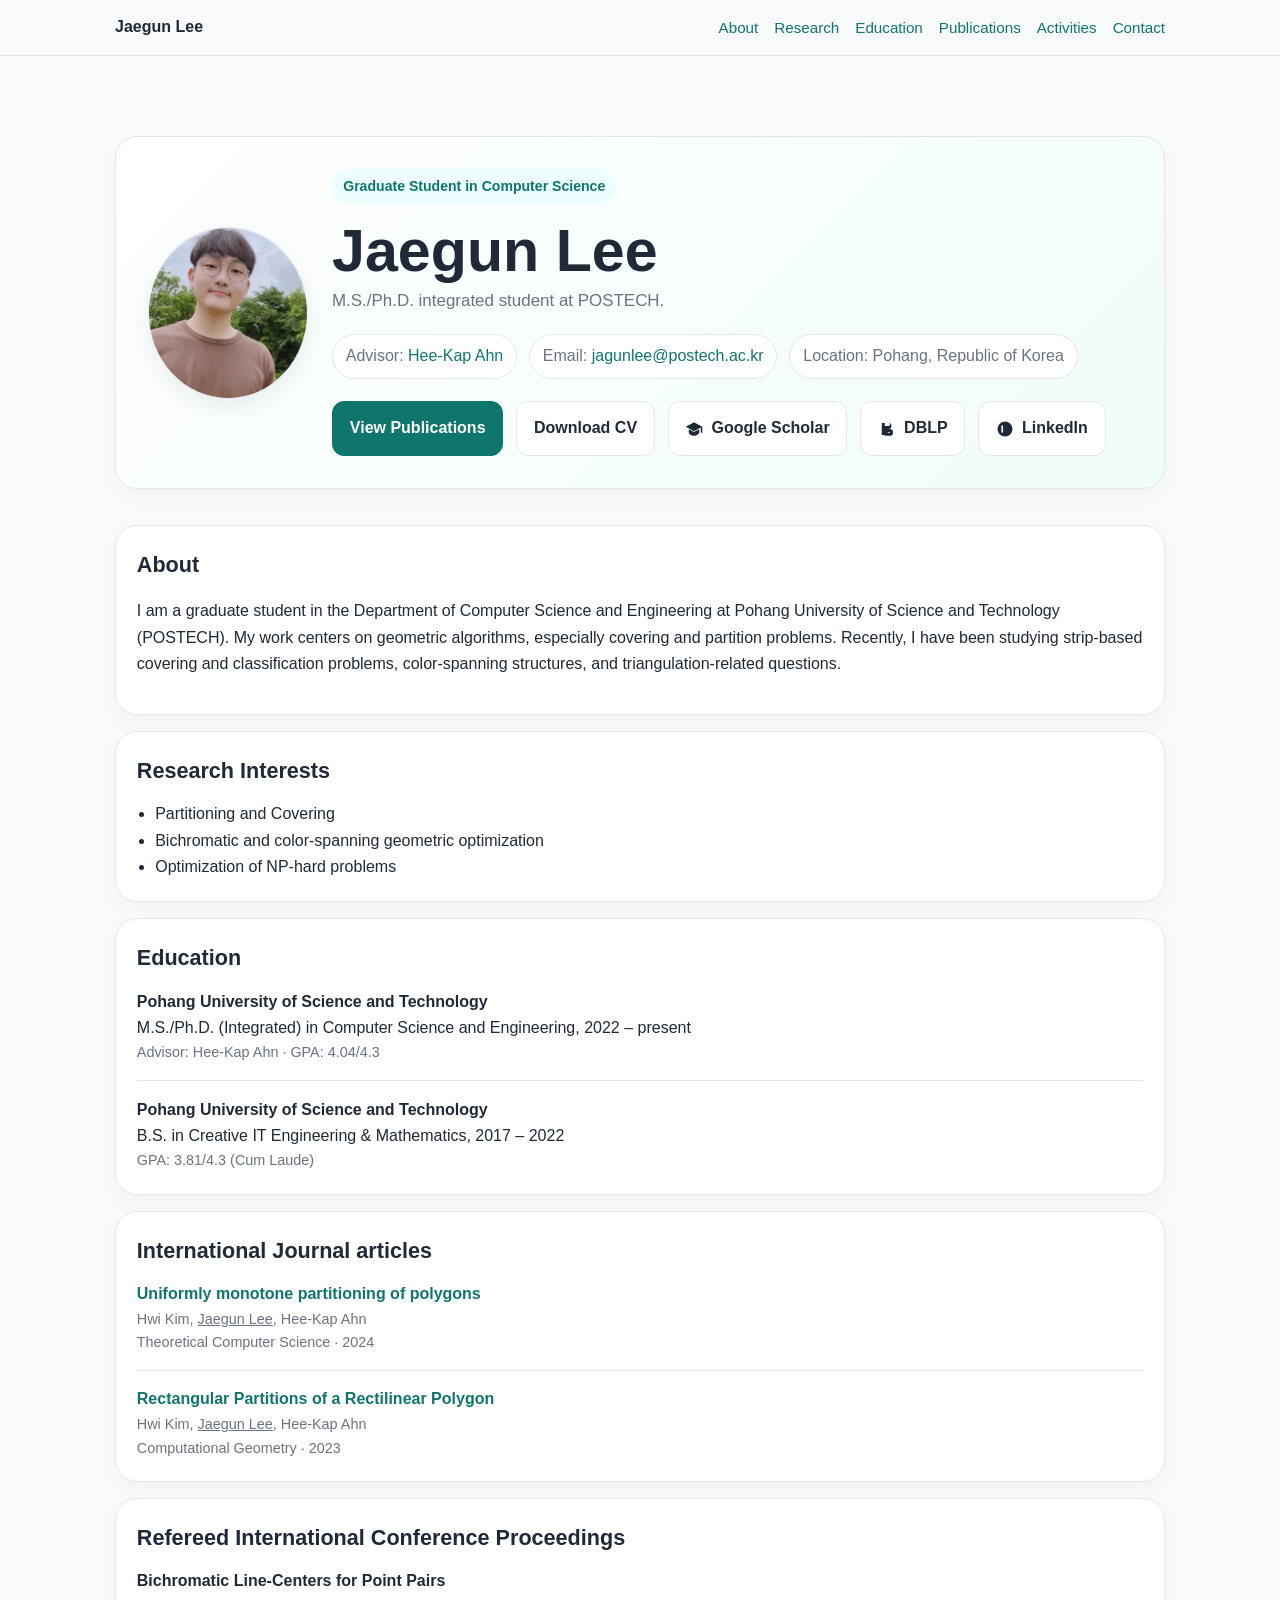
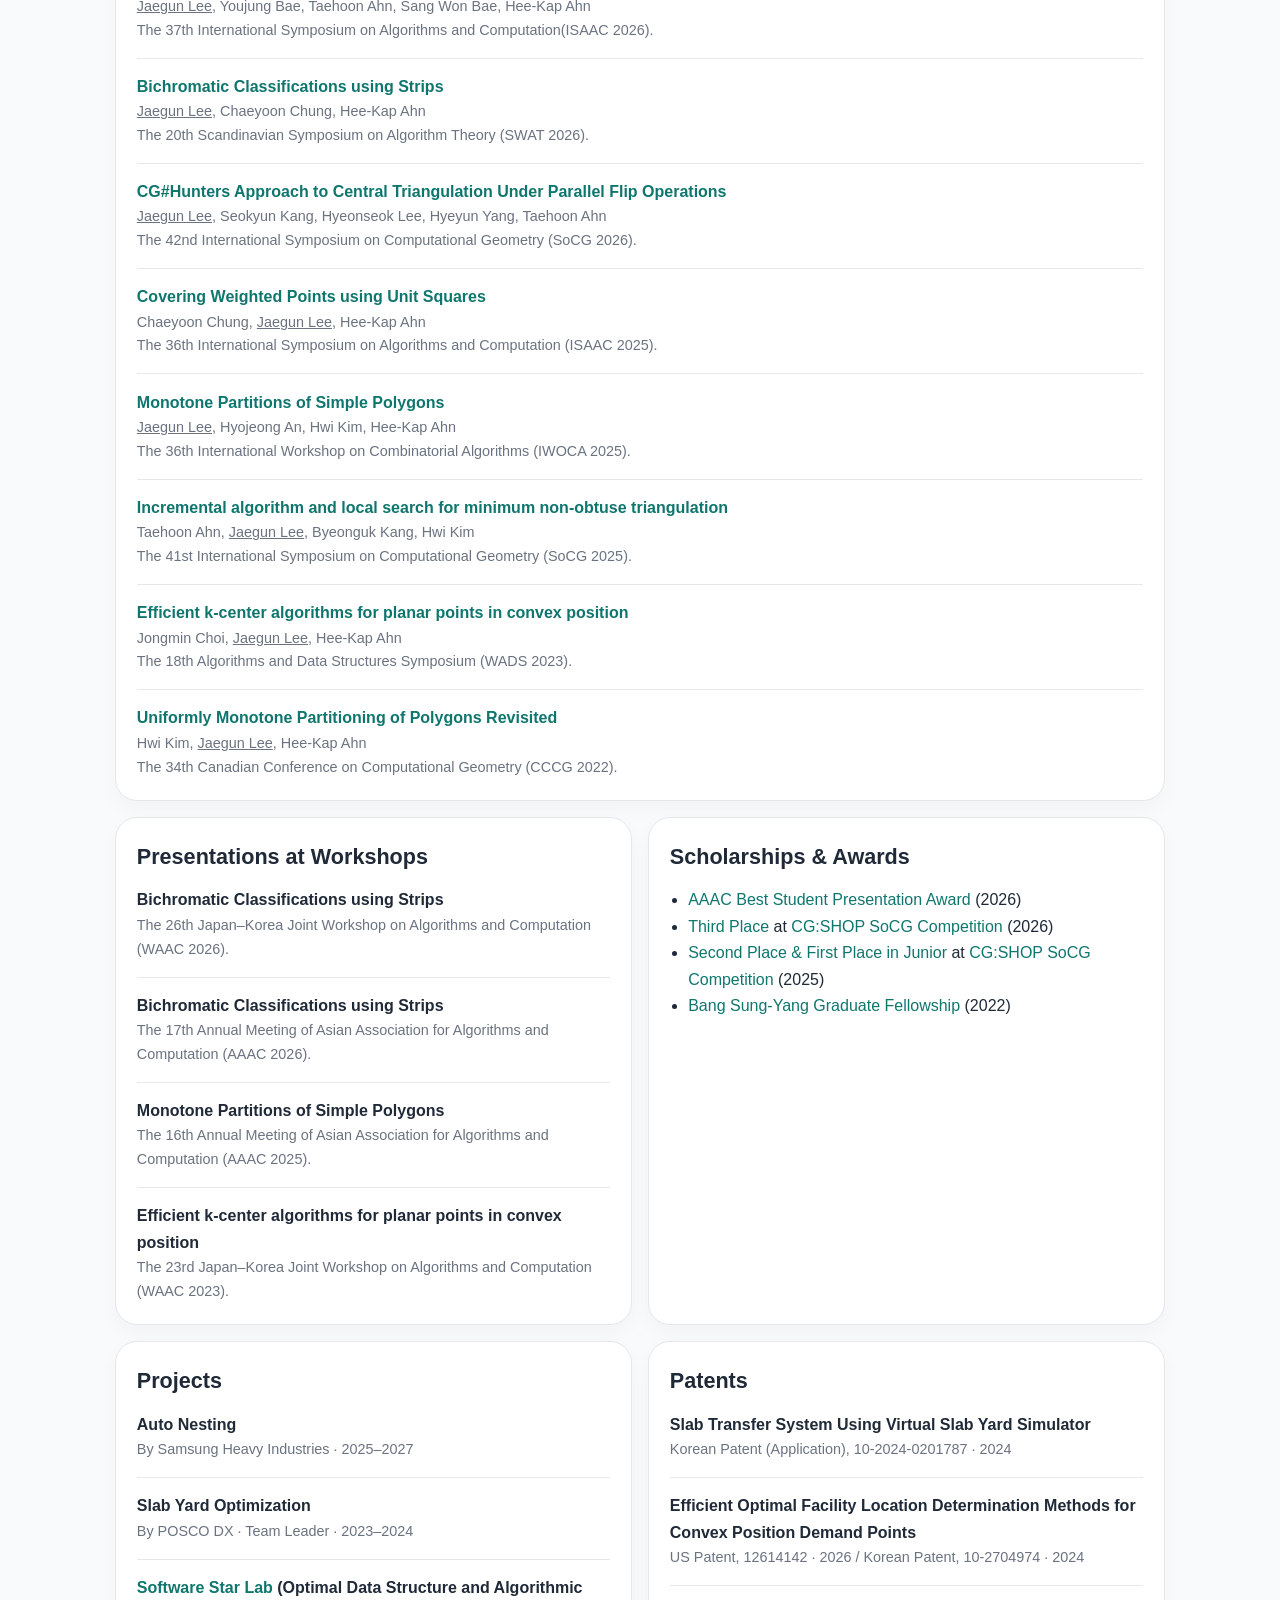
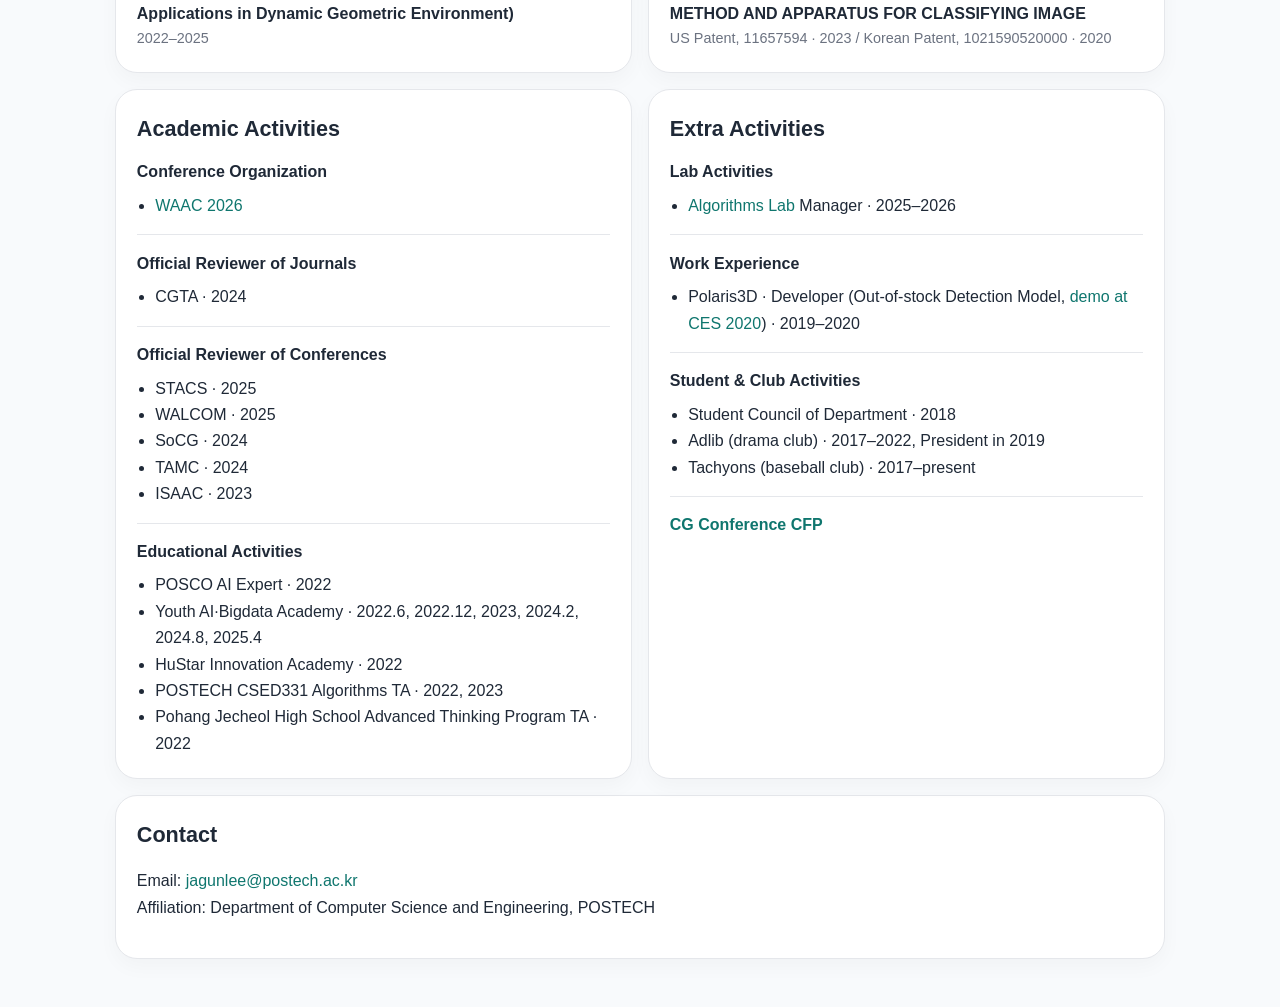
<file: index.html>
<!DOCTYPE html>
<html lang="en">
<head>
<meta charset="UTF-8">
<meta name="viewport" content="width=device-width, initial-scale=1.0">
<title>Jaegun Lee</title>
<link href="font_logo2.png" rel="shortcut icon" type="image/x-icon">
<style>
:root{--bg:#f8fafc;--card:#fff;--text:#1f2937;--muted:#6b7280;--line:#e5e7eb;--accent:#0f766e;--max:1050px}
*{box-sizing:border-box} html{scroll-behavior:smooth}
body{margin:0;font-family:-apple-system,BlinkMacSystemFont,"Segoe UI",Roboto,Arial,sans-serif;background:var(--bg);color:var(--text);line-height:1.65}
a{color:var(--accent);text-decoration:none} a:hover{text-decoration:underline}
.wrap{width:min(calc(100% - 2rem),var(--max));margin:0 auto}
header{position:sticky;top:0;background:rgba(248,250,252,.94);backdrop-filter:blur(8px);border-bottom:1px solid var(--line)}
nav{display:flex;justify-content:space-between;align-items:center;gap:1rem;padding:.9rem 0}.brand{font-weight:800}.links{display:flex;flex-wrap:wrap;gap:1rem;font-size:.95rem}
.hero{padding:4rem 0 1.25rem}.hero-card,.card{background:var(--card);border:1px solid var(--line);border-radius:22px;box-shadow:0 8px 20px rgba(15,23,42,.03)}
.hero-card{padding:2rem;background:linear-gradient(135deg,#fff,#f0fdfa)} .card{padding:1.3rem}
.badge{display:inline-block;background:#ecfeff;color:var(--accent);border-radius:999px;padding:.35rem .7rem;font-weight:700;font-size:.88rem;margin-bottom:1rem}
h1{margin:0 0 .35rem;font-size:clamp(2.2rem,5vw,3.7rem);line-height:1.05}.sub{margin:0;color:var(--muted);font-size:1.06rem;max-width:750px}
.pills{display:flex;flex-wrap:wrap;gap:.75rem;margin-top:1.2rem}.pill{padding:.5rem .8rem;border:1px solid var(--line);border-radius:999px;background:#fff;color:var(--muted)}
.hero-top{display:grid;grid-template-columns:160px 1fr;gap:1.5rem;align-items:center}.profile-wrap{display:flex;justify-content:center}.profile-photo{width:172px;height:172px;border-radius:50%;border:1px solid var(--line);background:#fff;display:flex;align-items:center;justify-content:center;color:var(--muted);font-size:.95rem;text-align:center;overflow:hidden;box-shadow:0 8px 24px rgba(17,24,39,.08)}.profile-photo img{width:100%;height:100%;object-fit:cover;display:block}.actions{display:flex;gap:.8rem;flex-wrap:wrap;margin-top:1.4rem}.btn{padding:.82rem 1.05rem;border-radius:12px;border:1px solid var(--line);background:#fff;color:var(--text);font-weight:700}.btn.primary{background:var(--accent);border-color:var(--accent);color:#fff}.icon-link{display:inline-flex;align-items:center;gap:.5rem}.icon-link svg{width:18px;height:18px;flex:0 0 18px}
main{padding-bottom:3rem} section{margin-top:1rem} h2{margin:0 0 .8rem;font-size:1.35rem} h3{margin:.2rem 0 .65rem;font-size:1.15rem}
.grid2{display:grid;grid-template-columns:repeat(2,minmax(0,1fr));gap:1rem}.item+.item{margin-top:.95rem;padding-top:.95rem;border-top:1px solid var(--line)} .title{font-weight:700}.small{color:var(--muted);font-size:.9rem}
ul{margin:.45rem 0 0;padding-left:1.15rem} footer{padding:1rem 0 3rem;color:var(--muted);font-size:.92rem}
@media (max-width:860px){nav{flex-direction:column;align-items:flex-start}.grid2{grid-template-columns:1fr}.hero-top{grid-template-columns:1fr}.profile-wrap{justify-content:flex-start}.hero-card,.card{padding:1.15rem}}
</style>
</head>
<body>
<header>
  <div class="wrap">
    <nav>
      <div class="brand">Jaegun Lee</div>
      <div class="links">
        <a href="#about">About</a><a href="#research">Research</a><a href="#education">Education</a><a href="#publications">Publications</a><a href="#activities">Activities</a><a href="#contact">Contact</a>
      </div>
    </nav>
  </div>
</header>
<main class="wrap">
  <section class="hero">
    <div class="hero-card">
      <div class="hero-top">
        <div class="profile-wrap">
          <div class="profile-photo">
            <img src="profile_square.jpg" alt="Jaegun Lee">
          </div>
        </div>
        <div>
          <div class="badge">Graduate Student in Computer Science</div>
          <h1>Jaegun Lee</h1>
          <p class="sub">M.S./Ph.D. integrated student at POSTECH.</p>
          <div class="pills">
            <div class="pill">Advisor: <a href="https://heekap.github.io" target="_blank" rel="noopener noreferrer">Hee-Kap Ahn</a></div>
            <div class="pill">Email: <a href="mailto:jagunlee@postech.ac.kr" target="_blank" rel="noopener noreferrer">jagunlee@postech.ac.kr</a></div>
            <div class="pill">Location: Pohang, Republic of Korea</div>
          </div>
          <div class="actions">
            <a class="btn primary" href="#publications">View Publications</a>
            <a class="btn" href="cv.pdf" target="_blank" rel="noopener noreferrer">Download CV</a>
            <a class="btn icon-link" href="https://scholar.google.co.kr/citations?hl=en&user=FCnNJhUAAAAJ" target="_blank" rel="noopener noreferrer" aria-label="Google Scholar link">
              <svg viewBox="0 0 24 24" aria-hidden="true"><path fill="currentColor" d="M12 3 1 9l11 6 9-4.91V17h2V9L12 3Zm-7 9.18V16c0 2.76 3.13 5 7 5s7-2.24 7-5v-3.82l-7 3.82-7-3.82Z"/></svg>
              <span>Google Scholar</span>
            </a>
            <a class="btn icon-link" href="https://dblp.org/pid/305/4109.html" target="_blank" rel="noopener noreferrer" aria-label="DBLP link">
              <svg viewBox="0 0 24 24" aria-hidden="true"><path fill="currentColor" d="M5 4h9a4 4 0 0 1 0 8H9v8H5V4Zm4 4h5a2 2 0 0 0 0-4H9v4Zm4 4h2.5A4.5 4.5 0 0 1 20 16.5A4.5 4.5 0 0 1 15.5 21H9v-9h4Zm0 5h2.5a.5.5 0 0 0 .5-.5.5.5 0 0 0-.5-.5H13v1Z"/></svg>
              <span>DBLP</span>
            </a>
            <a class="btn icon-link" href="https://orcid.org/0009-0007-8835-2957" target="_blank" rel="noopener noreferrer" aria-label="ORCID link">
              <svg viewBox="0 0 24 24" aria-hidden="true"><circle cx="12" cy="12" r="10" fill="currentColor"/><path fill="#fff" d="M7.2 7.2h2.2v9.6H7.2V7.2Zm1.1-2a1.3 1.3 0 1 1 0_2.6_1.3_1.3_0_0_1_0_-2.6Zm3.1_2h3.7c3_0_5.1_1.9_5.1_4.8_0_3_-2.1_4.8_-5.1_4.8h-3.7V7.2Zm2.2_1.9v5.8h1.4c1.7_0_2.8-1._x-__x-_x-_x-_x-_x-_x-_x-_x-_x-_x-_x-_x-_x-_x-_x-_x-_x-_x-_x-_x-_x-_x-_x-_x-_x-_x-_x-_x-_x-_x-_x-_x-_x-_x-_x-_x-_x-_x-_x-_x-_x-_x-_x-_x-_x-_x-_x-_x_-_
            </a>
            <!-- <a class="btn icon-link" href="" target="_blank" rel="noopener noreferrer" aria-label="LinkedIn link">
              <svg viewBox="0 0 24 24" aria-hidden="true"><path fill="currentColor" d="M4.98 3.5A2.48 2.48 0 1 0 5 8.46 2.48 2.48 0 0 0 4.98 3.5ZM3 9h4v12H3V9Zm7 0h3.83v1.64h.05c.53-1 1.84-2.06 3.79-2.06 4.05 0 4.8 2.66 4.8 6.12V21h-4v-5.54c0-1.32-.03-3.02-1.84-3.02-1.84 0-2.12 1.44-2.12 2.92V21h-4V9Z"/></svg>
              <span>LinkedIn</span>
            </a> 
            <!-- <a class="btn icon-link" href="https://github.com/jagunlee" target="_blank" rel="noopener noreferrer" aria-label="GitHub link">
              <svg viewBox="0 0 24 24" aria-hidden="true"><path fill="currentColor" d="M12 2a10 10 0 0 0-3.16 19.49c.5.09.68-.21.68-.48v-1.67c-2.78.61-3.37-1.18-3.37-1。
          <!-- <p class="small" style="margin-top:.8rem">각 링크의 <code>href=""</code> 부분에 직접 URL만 넣으면 됩니다. 사진은 현재 업로드한 이미지 기준으로 원형에 맞게 미리 정사각 크롭해 둔 <code>profile_square.jpg</code>를 사용하도록 설정했습니다.</p> -->
        </div>
      </div>
    </div>
  </section>

  <section id="about"><div class="card"><h2>About</h2>
    <p>I am a graduate student in the Department of Computer Science and Engineering at Pohang University of Science and Technology (POSTECH). My work centers on geometric algorithms, especially covering and partition problems. Recently, I have been studying strip-based covering and classification problems, color-spanning structures, and triangulation-related questions.</p>
  </div></section>

  <section id="research"><div class="card"><h2>Research Interests</h2>
    <ul>
      <!-- <li>Geometric Algorithms</li> -->
      <li>Partitioning and Covering</li>
      <li>Bichromatic and color-spanning geometric optimization</li>
      <li>Optimization of NP-hard problems</li>
    </ul>
  </div></section>

  <section id="education"><div class="card"><h2>Education</h2>
    <div class="item"><div class="title">Pohang University of Science and Technology</div><div>M.S./Ph.D. (Integrated) in Computer Science and Engineering, 2022 – present</div><div class="small">Advisor: Hee-Kap Ahn · GPA: 4.04/4.3</div></div>
    <div class="item"><div class="title">Pohang University of Science and Technology</div><div>B.S. in Creative IT Engineering &amp; Mathematics, 2017 – 2022</div><div class="small">GPA: 3.81/4.3 (Cum Laude)</div></div>
  </div></section>

  <section id="publications"><div class="card"><h2>International Journal articles</h2>
    <!-- <div class="grid2"> -->
      <!-- <div> -->
        <!-- <h3>International Journal articles</h3> -->
        <div class="item"><div class="title"><a href="https://doi.org/10.1016/j.tcs.2024.114724" target="_blank" rel="noopener noreferrer">Uniformly monotone partitioning of polygons</a></div><div class="small">Hwi Kim, <u>Jaegun Lee</u>, Hee-Kap Ahn<div>Theoretical Computer Science · 2024</div></div></div>
        <div class="item"><div class="title"><a href="https://doi.org/10.1016/j.comgeo.2022.101965" target="_blank" rel="noopener noreferrer">Rectangular Partitions of a Rectilinear Polygon</a></div><div class="small">Hwi Kim, <u>Jaegun Lee</u>, Hee-Kap Ahn<div>Computational Geometry · 2023</div></div></div>
      <!-- </div> -->
  </div></section>
  <section id="publications2"><div class="card"><h2>Refereed International Conference Proceedings</h2>
      <!-- <div> -->
        <!-- <h3>Refereed International Conference Proceedings</h3> -->
        <div class="item"><div class="title">Bichromatic Line-Centers for Point Pairs</div><div class="small"><u>Jaegun Lee</u>, Youjung Bae, Taehoon Ahn, Sang Won Bae, Hee-Kap Ahn <div>The 37th International Symposium on Algorithms and Computation(ISAAC 2026).</div></div></div>
        <div class="item"><div class="title"><a href="https://doi.org/10.4230/LIPIcs.SWAT.2026.29" target="_blank" rel="noopener noreferrer">Bichromatic Classifications using Strips</a></div><div class="small"><u>Jaegun Lee</u>, Chaeyoon Chung, Hee-Kap Ahn <div>The 20th Scandinavian Symposium on Algorithm Theory (SWAT 2026).</div></div></div>
        <div class="item"><div class="title"><a href="https://doi.org/10.4230/LIPIcs.SoCG.2026.108" target="_blank" rel="noopener noreferrer">CG#Hunters Approach to Central Triangulation Under Parallel Flip Operations</a></div><div class="small"><u>Jaegun Lee</u>, Seokyun Kang, Hyeonseok Lee, Hyeyun Yang, Taehoon Ahn <div>The 42nd International Symposium on Computational Geometry (SoCG 2026).</div></div></div>
        <div class="item"><div class="title"><a href="https://drops.dagstuhl.de/entities/document/10.4230/LIPIcs.ISAAC.2025.21" target="_blank" rel="noopener noreferrer">Covering Weighted Points using Unit Squares</a></div><div class="small">Chaeyoon Chung, <u>Jaegun Lee</u>, Hee-Kap Ahn<div>The 36th International Symposium on Algorithms and Computation (ISAAC 2025).</div></div></div>
        <div class="item"><div class="title"><a href="https://link.springer.com/chapter/10.1007/978-3-031-98740-3_6" target="_blank" rel="noopener noreferrer">Monotone Partitions of Simple Polygons</a></div><div class="small"><u>Jaegun Lee</u>, Hyojeong An, Hwi Kim, Hee-Kap Ahn<div>The 36th International Workshop on Combinatorial Algorithms (IWOCA 2025).</div></div></div>
        <div class="item"><div class="title"><a href="https://doi.org/10.4230/LIPIcs.SoCG.2025.80" target="_blank" rel="noopener noreferrer">Incremental algorithm and local search for minimum non-obtuse triangulation</a></div><div class="small">Taehoon Ahn, <u>Jaegun Lee</u>, Byeonguk Kang, Hwi Kim<div>The 41st International Symposium on Computational Geometry (SoCG 2025).</div></div></div>
        <div class="item"><div class="title"><a href="https://link.springer.com/chapter/10.1007/978-3-031-38906-1_18" target="_blank" rel="noopener noreferrer">Efficient k-center algorithms for planar points in convex position</a></div><div class="small">Jongmin Choi, <u>Jaegun Lee</u>, Hee-Kap Ahn<div>The 18th Algorithms and Data Structures Symposium (WADS 2023).</div></div></div>
        <div class="item"><div class="title"><a href="https://www.torontomu.ca/content/dam/canadian-conference-computational-geometry-2022/papers/CCCG2022_paper_23.pdf" target="_blank" rel="noopener noreferrer">Uniformly Monotone Partitioning of Polygons Revisited</a></div><div class="small">Hwi Kim, <u>Jaegun Lee</u>, Hee-Kap Ahn<div>The 34th Canadian Conference on Computational Geometry (CCCG 2022).</div></div></div>
      <!-- </div> -->
    <!-- </div> -->
  </div></section>

  <section><div class="grid2">
    <div class="card"><h2>Presentations at Workshops</h2>
      <div class="item"><div class="title">Bichromatic Classifications using Strips</div><div class="small">The 26th Japan–Korea Joint Workshop on Algorithms and Computation (WAAC 2026).</div></div>
      <div class="item"><div class="title">Bichromatic Classifications using Strips</div><div class="small">The 17th Annual Meeting of Asian Association for Algorithms and Computation (AAAC 2026).</div></div>
      <div class="item"><div class="title">Monotone Partitions of Simple Polygons</div><div class="small">The 16th Annual Meeting of Asian Association for Algorithms and Computation (AAAC 2025).</div></div>
      <div class="item"><div class="title">Efficient k-center algorithms for planar points in convex position</div><div class="small">The 23rd Japan–Korea Joint Workshop on Algorithms and Computation (WAAC 2023).</div></div>
    </div>
    <div class="card"><h2>Scholarships &amp; Awards</h2>
      <ul>
        <li><a href="AAAC_2026_BEST_STUDENT_PRESENTATION_AWARD.pdf" target="_blank" rel="noopener noreferrer">AAAC Best Student Presentation Award</a> (2026)</li>
        <li><a href="https://cgshop.ibr.cs.tu-bs.de/competition/cg-shop-2026/#ranking" target="_blank" rel="noopener noreferrer">Third Place</a> at <a href="https://cgshop.ibr.cs.tu-bs.de/competition/cg-shop-2026/#problem-description" target="_blank" rel="noopener noreferrer">CG:SHOP SoCG Competition</a> (2026)</li>
        <li><a href="https://cgshop.ibr.cs.tu-bs.de/competition/cg-shop-2025/#ranking" target="_blank" rel="noopener noreferrer">Second Place &amp; First Place in Junior</a> at <a href="https://cgshop.ibr.cs.tu-bs.de/competition/cg-shop-2025/#problem-description" target="_blank" rel="noopener noreferrer">CG:SHOP SoCG Competition</a> (2025)</li>
        <li><a href="https://cse.postech.ac.kr/csepostech/admissions/scholarship.do#none" target="_blank" rel="noopener noreferrer">Bang Sung-Yang Graduate Fellowship</a> (2022)</li>
      </ul>
    </div>
  </div></section>

  <section><div class="grid2">
    <div class="card"><h2>Projects</h2>
      <div class="item"><div class="title">Auto Nesting</div><div class="small">By Samsung Heavy Industries · 2025–2027</div></div>
      <div class="item"><div class="title">Slab Yard Optimization</div><div class="small">By POSCO DX · Team Leader · 2023–2024</div></div>
      <div class="item"><div class="title"><a href="https://dnn.postech.ac.kr/intro.html" target="_blank" rel="noopener noreferrer">Software Star Lab</a> (Optimal Data Structure and Algorithmic Applications in Dynamic Geometric Environment)</div><div class="small">2022–2025</div></div>
    </div>
    <div class="card"><h2>Patents</h2>
      <div class="item"><div class="title">Slab Transfer System Using Virtual Slab Yard Simulator</div><div class="small">Korean Patent (Application), 10-2024-0201787 · 2024</div></div>
      <!-- <div class="item"><div class="title">Efficient Optimal Facility Location Determination Methods for Convex Position Demand Points</div><div class="small">Korean Patent, 10-2704974 · 2024</div></div> -->
      <div class="item"><div class="title">Efficient Optimal Facility Location Determination Methods for Convex Position Demand Points</div><div class="small">US Patent, 12614142 · 2026 / Korean Patent, 10-2704974 · 2024</div></div>
      <div class="item"><div class="title">METHOD AND APPARATUS FOR CLASSIFYING IMAGE</div><div class="small">US Patent, 11657594 · 2023 / Korean Patent, 1021590520000 · 2020</div></div>
    </div>
  </div></section>

  <section id="activities"><div class="grid2">
    <div class="card"><h2>Academic Activities</h2>
      <div class="item"><div class="title">Conference Organization</div><ul><li><a href="https://algo.postech.ac.kr/workshops/waac26/" target="_blank" rel="noopener noreferrer">WAAC 2026</a></li>
        <!-- <li>KWCG 2026 · 2025</li> -->
      </ul></div>
      <div class="item"><div class="title">Official Reviewer of Journals</div><ul><li>CGTA · 2024</li></ul></div>
      <div class="item"><div class="title">Official Reviewer of Conferences</div><ul><li>STACS · 2025</li><li>WALCOM · 2025</li><li>SoCG · 2024</li><li>TAMC · 2024</li><li>ISAAC · 2023</li></ul></div>
      <div class="item"><div class="title">Educational Activities</div><ul><li>POSCO AI Expert · 2022</li><li>Youth AI·Bigdata Academy · 2022.6, 2022.12, 2023, 2024.2, 2024.8, 2025.4</li><li>HuStar Innovation Academy · 2022</li><li>POSTECH CSED331 Algorithms TA · 2022, 2023</li><li>Pohang Jecheol High School Advanced Thinking Program TA · 2022</li></ul></div>
    </div>
    <div class="card"><h2>Extra Activities</h2>
      <div class="item"><div class="title">Lab Activities</div><ul>
        <!-- <li>KWCG 2025 Local Organizer · 2025</li> -->
        <li><a href="algo.postech.ac.kr" target="_blank" rel="noopener noreferrer">Algorithms Lab</a> Manager · 2025–2026</li></ul></div>
      <div class="item"><div class="title">Work Experience</div><ul><li>Polaris3D · Developer (Out-of-stock Detection Model, <a href="https://youtu.be/YsPO0NYY3rw?si=Nfl7X5iwThGmbPDP" target="_blank" rel="noopener noreferrer">demo at CES 2020</a>) · 2019–2020</li></ul></div>
      <div class="item"><div class="title">Student &amp; Club Activities</div><ul><li>Student Council of Department · 2018</li><li>Adlib (drama club) · 2017–2022, President in 2019</li><li>Tachyons (baseball club) · 2017–present</li></ul></div>
      <div class="item"><div class="title"><a href="cfp.html" target="_blank" rel="noopener noreferrer">CG Conference CFP</a></div></div>
    </div>
  </div></section>

  <section id="contact"><div class="card"><h2>Contact</h2>
    <p>Email: <a href="mailto:jagunlee@postech.ac.kr" target="_blank" rel="noopener noreferrer">jagunlee@postech.ac.kr</a><br>Affiliation: Department of Computer Science and Engineering, POSTECH</p>
  </div></section>
</main>
</body>
</html>
</file>
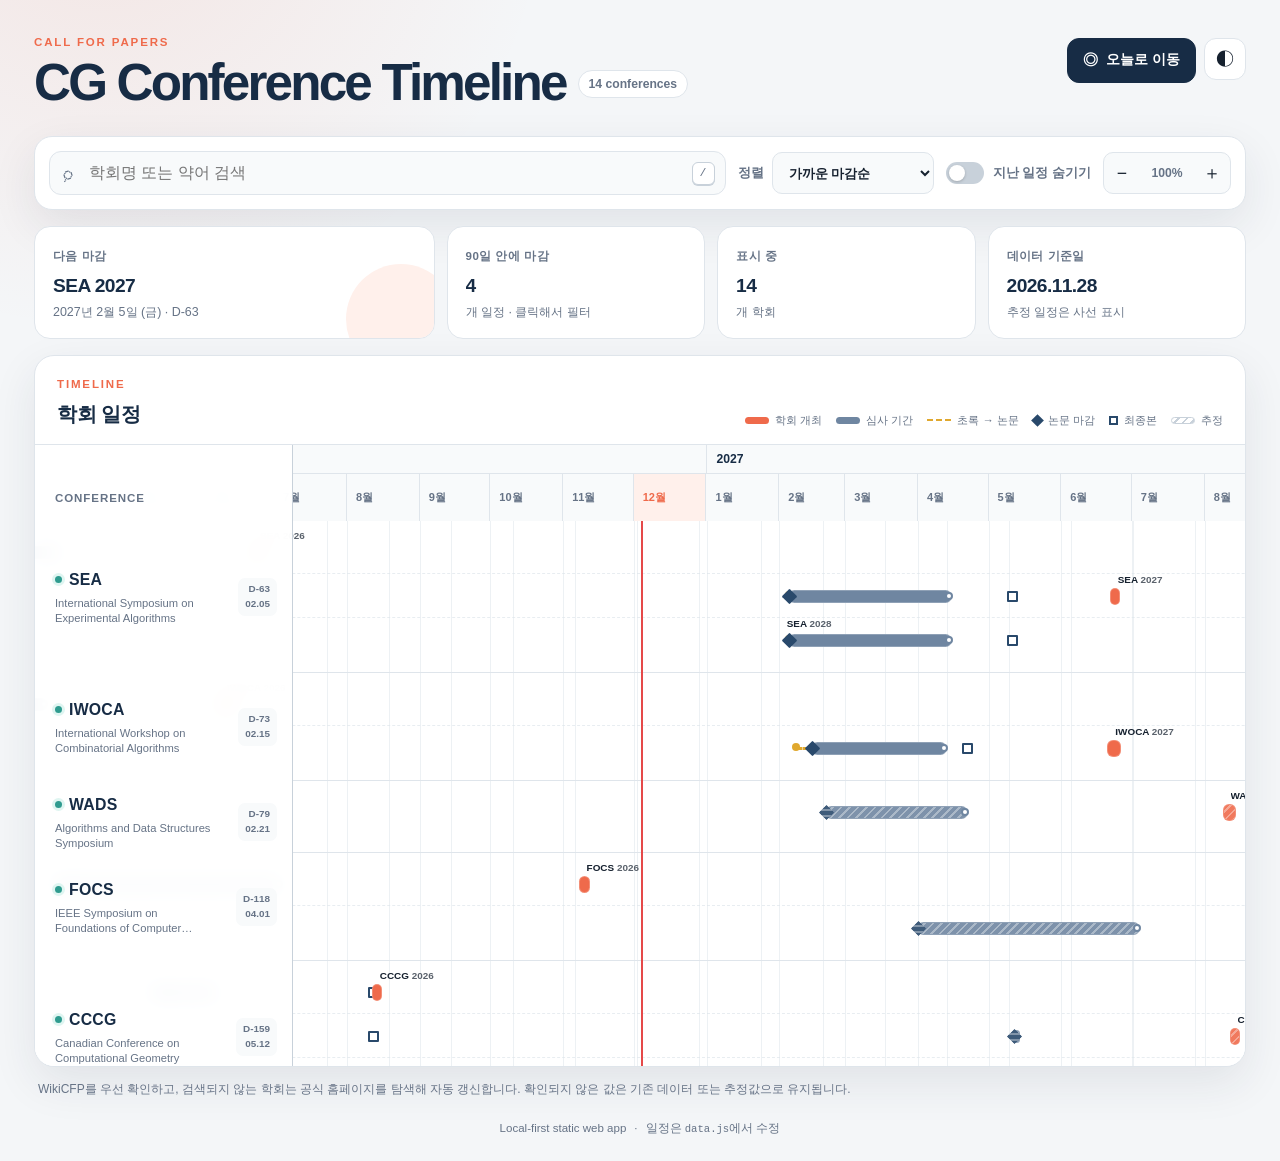
<file: cfp.html>
<!doctype html>
<html lang="ko">
<head>
  <meta charset="utf-8" />
  <meta name="viewport" content="width=device-width, initial-scale=1" />
  <meta name="description" content="Computational geometry and algorithms conference CFP timeline" />
  <title>CG Conference Timeline</title>
  <link rel="stylesheet" href="styles.css" />
</head>
<body>
  <div class="app-shell">
    <header class="topbar">
      <div class="brand-block">
        <p class="eyebrow">CALL FOR PAPERS</p>
        <div class="title-line">
          <h1>CG Conference Timeline</h1>
          <span class="count-badge" id="conferenceCount">14 conferences</span>
        </div>
      </div>

      <div class="header-actions">
        <button class="button button-primary" id="todayButton" type="button">
          <span class="button-icon" aria-hidden="true">◎</span>
          오늘로 이동
        </button>
        <button class="icon-button" id="themeButton" type="button" aria-label="다크 모드 전환" title="다크 모드 전환">◐</button>
      </div>
    </header>

    <main>
      <section class="control-panel" aria-label="타임라인 설정">
        <label class="search-wrap">
          <span class="search-icon" aria-hidden="true">⌕</span>
          <span class="sr-only">학회 검색</span>
          <input id="searchInput" type="search" placeholder="학회명 또는 약어 검색" autocomplete="off" />
          <kbd>/</kbd>
        </label>

        <label class="select-wrap">
          <span>정렬</span>
          <select id="sortSelect">
            <option value="deadline">가까운 마감순</option>
            <option value="acronym">약어순</option>
            <option value="conference">가까운 개최일순</option>
          </select>
        </label>

        <label class="toggle-control">
          <input id="hidePastInput" type="checkbox" />
          <span class="toggle-track" aria-hidden="true"><span></span></span>
          <span>지난 일정 숨기기</span>
        </label>

        <div class="zoom-control" aria-label="타임라인 확대 축소">
          <button id="zoomOutButton" type="button" aria-label="축소">−</button>
          <output id="zoomOutput">100%</output>
          <button id="zoomInButton" type="button" aria-label="확대">＋</button>
        </div>
      </section>

      <section class="summary-grid" aria-label="일정 요약">
        <article class="summary-card summary-card-accent">
          <span class="summary-label">다음 마감</span>
          <strong id="nextDeadlineName">—</strong>
          <span id="nextDeadlineDate">—</span>
        </article>
        <button class="summary-card summary-card-button" id="deadline90FilterButton" type="button" aria-pressed="false" title="90일 이내 논문 마감이 있는 학회만 표시">
          <span class="summary-label">90일 안에 마감</span>
          <strong id="deadline90Count">0</strong>
          <span>개 일정 · 클릭해서 필터</span>
        </button>
        <article class="summary-card">
          <span class="summary-label">표시 중</span>
          <strong id="visibleCount">14</strong>
          <span>개 학회</span>
        </article>
        <article class="summary-card">
          <span class="summary-label">데이터 기준일</span>
          <strong id="dataUpdated">—</strong>
          <span>추정 일정은 사선 표시</span>
        </article>
      </section>

      <section class="timeline-card" aria-labelledby="timelineHeading">
        <div class="timeline-card-header">
          <div>
            <p class="section-kicker">TIMELINE</p>
            <h2 id="timelineHeading">학회 일정</h2>
          </div>
          <div class="legend" aria-label="범례">
            <span><i class="legend-swatch conference"></i>학회 개최</span>
            <span><i class="legend-swatch review"></i>심사 기간</span>
            <span><i class="legend-swatch presub"></i>초록 → 논문</span>
            <span><i class="legend-marker diamond"></i>논문 마감</span>
            <span><i class="legend-marker square"></i>최종본</span>
            <span><i class="legend-swatch estimated"></i>추정</span>
          </div>
        </div>

        <div class="timeline-status" id="timelineStatus" role="status" aria-live="polite"></div>
        <div class="timeline-scroll" id="timelineScroll" tabindex="0" aria-label="가로로 스크롤 가능한 학회 일정표">
          <div class="timeline-table" id="timelineTable"></div>
        </div>
      </section>

      <p class="data-note" id="dataNote"></p>
    </main>

    <footer>
      <span>Local-first static web app</span>
      <span aria-hidden="true">·</span>
      <span>일정은 <code>data.js</code>에서 수정</span>
    </footer>
  </div>

  <dialog class="detail-dialog" id="detailDialog">
    <div class="dialog-inner">
      <button class="dialog-close" id="dialogCloseButton" type="button" aria-label="상세 정보 닫기">×</button>
      <div id="dialogContent"></div>
    </div>
  </dialog>

  <div class="tooltip" id="tooltip" role="tooltip" hidden></div>
  <div class="toast" id="toast" role="status" aria-live="polite"></div>

  <noscript>이 페이지는 타임라인을 표시하기 위해 JavaScript가 필요합니다.</noscript>
  <script src="data.js"></script>
  <script src="app.js"></script>
</body>
</html>
</file>
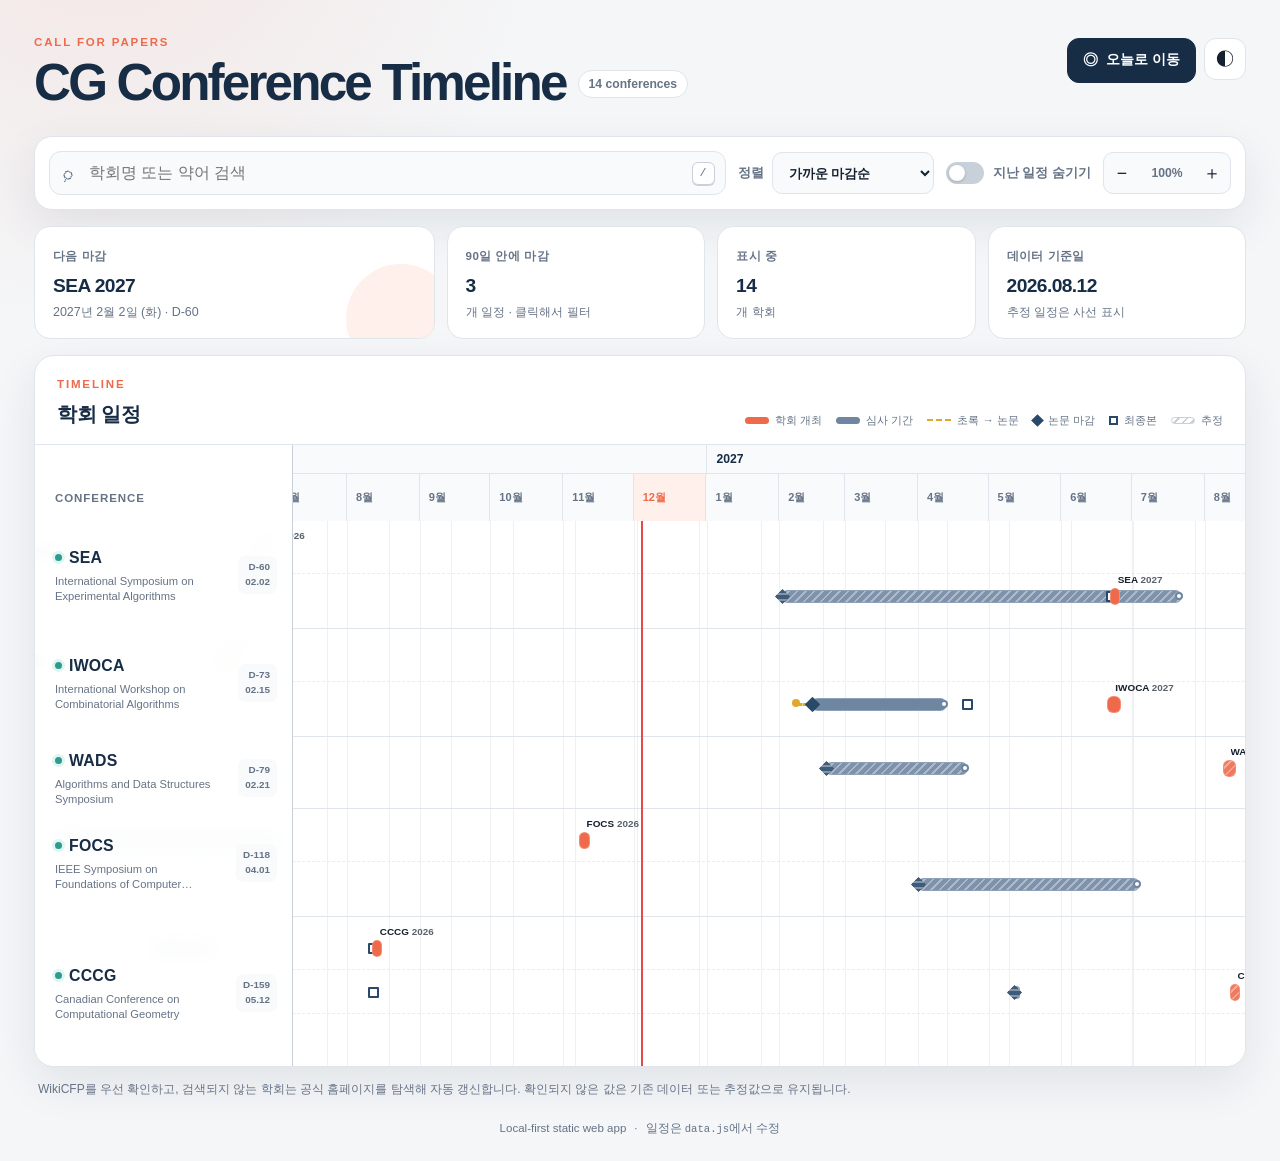
<file: cg-conference-timeline.html>
<!doctype html>
<html lang="ko">
<head>
  <meta charset="utf-8" />
  <meta name="viewport" content="width=device-width, initial-scale=1" />
  <meta name="description" content="Computational geometry and algorithms conference CFP timeline" />
  <title>CG Conference Timeline</title>
  <link rel="stylesheet" href="styles.css" />
</head>
<body>
  <div class="app-shell">
    <header class="topbar">
      <div class="brand-block">
        <p class="eyebrow">CALL FOR PAPERS</p>
        <div class="title-line">
          <h1>CG Conference Timeline</h1>
          <span class="count-badge" id="conferenceCount">14 conferences</span>
        </div>
      </div>

      <div class="header-actions">
        <button class="button button-primary" id="todayButton" type="button">
          <span class="button-icon" aria-hidden="true">◎</span>
          오늘로 이동
        </button>
        <button class="icon-button" id="themeButton" type="button" aria-label="다크 모드 전환" title="다크 모드 전환">◐</button>
      </div>
    </header>

    <main>
      <section class="control-panel" aria-label="타임라인 설정">
        <label class="search-wrap">
          <span class="search-icon" aria-hidden="true">⌕</span>
          <span class="sr-only">학회 검색</span>
          <input id="searchInput" type="search" placeholder="학회명 또는 약어 검색" autocomplete="off" />
          <kbd>/</kbd>
        </label>

        <label class="select-wrap">
          <span>정렬</span>
          <select id="sortSelect">
            <option value="deadline">가까운 마감순</option>
            <option value="acronym">약어순</option>
            <option value="conference">가까운 개최일순</option>
          </select>
        </label>

        <label class="toggle-control">
          <input id="hidePastInput" type="checkbox" />
          <span class="toggle-track" aria-hidden="true"><span></span></span>
          <span>지난 일정 숨기기</span>
        </label>

        <div class="zoom-control" aria-label="타임라인 확대 축소">
          <button id="zoomOutButton" type="button" aria-label="축소">−</button>
          <output id="zoomOutput">100%</output>
          <button id="zoomInButton" type="button" aria-label="확대">＋</button>
        </div>
      </section>

      <section class="summary-grid" aria-label="일정 요약">
        <article class="summary-card summary-card-accent">
          <span class="summary-label">다음 마감</span>
          <strong id="nextDeadlineName">—</strong>
          <span id="nextDeadlineDate">—</span>
        </article>
        <button class="summary-card summary-card-button" id="deadline90FilterButton" type="button" aria-pressed="false" title="90일 이내 논문 마감이 있는 학회만 표시">
          <span class="summary-label">90일 안에 마감</span>
          <strong id="deadline90Count">0</strong>
          <span>개 일정 · 클릭해서 필터</span>
        </button>
        <article class="summary-card">
          <span class="summary-label">표시 중</span>
          <strong id="visibleCount">14</strong>
          <span>개 학회</span>
        </article>
        <article class="summary-card">
          <span class="summary-label">데이터 기준일</span>
          <strong id="dataUpdated">—</strong>
          <span>추정 일정은 사선 표시</span>
        </article>
      </section>

      <section class="timeline-card" aria-labelledby="timelineHeading">
        <div class="timeline-card-header">
          <div>
            <p class="section-kicker">TIMELINE</p>
            <h2 id="timelineHeading">학회 일정</h2>
          </div>
          <div class="legend" aria-label="범례">
            <span><i class="legend-swatch conference"></i>학회 개최</span>
            <span><i class="legend-swatch review"></i>심사 기간</span>
            <span><i class="legend-swatch presub"></i>초록 → 논문</span>
            <span><i class="legend-marker diamond"></i>논문 마감</span>
            <span><i class="legend-marker square"></i>최종본</span>
            <span><i class="legend-swatch estimated"></i>추정</span>
          </div>
        </div>

        <div class="timeline-status" id="timelineStatus" role="status" aria-live="polite"></div>
        <div class="timeline-scroll" id="timelineScroll" tabindex="0" aria-label="가로로 스크롤 가능한 학회 일정표">
          <div class="timeline-table" id="timelineTable"></div>
        </div>
      </section>

      <p class="data-note" id="dataNote"></p>
    </main>

    <footer>
      <span>Local-first static web app</span>
      <span aria-hidden="true">·</span>
      <span>일정은 <code>data.js</code>에서 수정</span>
    </footer>
  </div>

  <dialog class="detail-dialog" id="detailDialog">
    <div class="dialog-inner">
      <button class="dialog-close" id="dialogCloseButton" type="button" aria-label="상세 정보 닫기">×</button>
      <div id="dialogContent"></div>
    </div>
  </dialog>

  <div class="tooltip" id="tooltip" role="tooltip" hidden></div>
  <div class="toast" id="toast" role="status" aria-live="polite"></div>

  <noscript>이 페이지는 타임라인을 표시하기 위해 JavaScript가 필요합니다.</noscript>
  <script>
window.CONFERENCE_DATA = {
  "updated": "2026-08-12",
  "sourceNote": "WikiCFP를 우선 확인하고, 검색되지 않는 학회는 공식 홈페이지를 탐색해 자동 갱신합니다. 확인되지 않은 값은 기존 데이터 또는 추정값으로 유지됩니다.",
  "conferences": [
    {
      "acronym": "CCCG",
      "name": "Canadian Conference on Computational Geometry",
      "homepage": "https://sites.google.com/view/cccg-2026/home",
      "editions": [
        {
          "year": 2026,
          "submission": "2026-05-12",
          "notification": "2026-06-06",
          "cameraReady": "2026-08-12",
          "conferenceStart": "2026-08-12",
          "conferenceEnd": "2026-08-14",
          "source": "https://sites.google.com/view/cccg-2026/important-dates",
          "location": "& Travel",
          "sourceType": "official+wikicfp",
          "officialSource": "https://sites.google.com/view/cccg-2026/important-dates",
          "wikicfpSource": "http://wikicfp.com/cfp/servlet/event.showcfp?eventid=192235%C2%A9ownerid=35838"
        },
        {
          "year": 2027,
          "submission": "2027-05-12",
          "notification": "2026-06-06",
          "cameraReady": "2026-08-12",
          "conferenceStart": "2027-08-12",
          "conferenceEnd": "2027-08-12",
          "estimated": [
            "conferenceStart",
            "submission"
          ],
          "source": "https://accounts.google.com/v3/signin/identifier?continue=https://sites.google.com/view/cccg-2027/important-dates&followup=https://sites.google.com/view/cccg-2027/important-dates&osid=1&passive=1209600&flowName=GlifWebSignIn&flowEntry=ServiceLogin&dsh=S1729904364:1786502393594535",
          "location": "& Travel",
          "sourceType": "official",
          "officialSource": "https://accounts.google.com/v3/signin/identifier?continue=https://sites.google.com/view/cccg-2027/important-dates&followup=https://sites.google.com/view/cccg-2027/important-dates&osid=1&passive=1209600&flowName=GlifWebSignIn&flowEntry=ServiceLogin&dsh=S1729904364:1786502393594535"
        },
        {
          "year": 2028,
          "location": "& Travel",
          "notification": "2028-08-12",
          "cameraReady": "2028-08-12",
          "conferenceStart": "2028-08-12",
          "conferenceEnd": "2028-08-12",
          "source": "https://accounts.google.com/v3/signin/identifier?continue=https://sites.google.com/view/cccg-2028/important-dates&followup=https://sites.google.com/view/cccg-2028/important-dates&osid=1&passive=1209600&flowName=GlifWebSignIn&flowEntry=ServiceLogin&dsh=S51726295:1786502394033196",
          "sourceType": "official",
          "officialSource": "https://accounts.google.com/v3/signin/identifier?continue=https://sites.google.com/view/cccg-2028/important-dates&followup=https://sites.google.com/view/cccg-2028/important-dates&osid=1&passive=1209600&flowName=GlifWebSignIn&flowEntry=ServiceLogin&dsh=S51726295:1786502394033196"
        }
      ]
    },
    {
      "acronym": "WADS",
      "name": "Algorithms and Data Structures Symposium",
      "homepage": "https://www.wads.org/",
      "editions": [
        {
          "year": 2027,
          "submission": "2027-02-21",
          "notification": "2027-04-21",
          "conferenceStart": "2027-08-09",
          "conferenceEnd": "2027-08-13",
          "estimated": [
            "conferenceEnd",
            "conferenceStart",
            "notification",
            "submission"
          ],
          "source": "https://www.wads.org/",
          "location": "미정",
          "sourceType": "official",
          "officialSource": "https://www.wads.org/"
        }
      ]
    },
    {
      "acronym": "SWAT",
      "name": "Scandinavian Symposium on Algorithm Theory",
      "homepage": "https://swat-symposium.org/",
      "editions": [
        {
          "year": 2026,
          "abstract": "2026-02-16",
          "submission": "2026-02-16",
          "notification": "2026-04-10",
          "cameraReady": "2026-04-17",
          "conferenceStart": "2026-06-17",
          "conferenceEnd": "2026-06-19",
          "source": "https://swat2026.compute.dtu.dk/",
          "location": "IDA Conference (Ingeniørernes Hus), Copenhagen, Denmark",
          "sourceType": "official",
          "officialSource": "https://swat2026.compute.dtu.dk/"
        }
      ]
    },
    {
      "acronym": "STACS",
      "name": "Symposium on Theoretical Aspects of Computer Science",
      "homepage": "https://stacs-conf.org/",
      "editions": [
        {
          "year": 2026,
          "submission": "2025-09-25",
          "notification": "2025-12-12",
          "conferenceStart": "2026-03-09",
          "conferenceEnd": "2026-03-13",
          "source": "https://stacs2026.imag.fr/schedule/",
          "location": "Grenoble, France",
          "sourceType": "official",
          "officialSource": "https://stacs2026.imag.fr/schedule/"
        },
        {
          "year": 2027,
          "submission": "2026-10-11",
          "notification": "2026-12-22",
          "conferenceStart": "2027-03-08",
          "conferenceEnd": "2027-03-12",
          "source": "https://events.gwdg.de/event/1460/",
          "location": "Alte Mensa, Göttingen, Germany",
          "sourceType": "official",
          "officialSource": "https://events.gwdg.de/event/1460/"
        }
      ]
    },
    {
      "acronym": "SODA",
      "name": "ACM–SIAM Symposium on Discrete Algorithms",
      "homepage": "https://www.siam.org/conferences-events/siam-conferences/soda27/",
      "editions": [
        {
          "year": 2026,
          "submission": "2025-07-14",
          "conferenceStart": "2026-01-11",
          "conferenceEnd": "2026-01-14",
          "source": "https://www.siam.org/conferences-events/siam-conferences/soda26/",
          "location": "Hyatt Regency Vancouver, Vancouver, Canada"
        },
        {
          "year": 2027,
          "submission": "2026-07-09",
          "conferenceStart": "2027-01-24",
          "conferenceEnd": "2027-01-27",
          "source": "https://www.siam.org/conferences-events/siam-conferences/soda27/",
          "location": "Sheraton Philadelphia Downtown, Philadelphia, Pennsylvania, U.S."
        }
      ]
    },
    {
      "acronym": "SoCG",
      "name": "International Symposium on Computational Geometry",
      "homepage": "https://www.computational-geometry.org/",
      "editions": [
        {
          "year": 2026,
          "abstract": "2025-11-25",
          "submission": "2025-12-02",
          "notification": "2026-02-05",
          "cameraReady": "2026-03-24",
          "conferenceStart": "2026-06-02",
          "conferenceEnd": "2026-06-05",
          "source": "https://www.computational-geometry.org/cg-week/socg/",
          "location": "Rutgers Academic Building – East Wing, New Brunswick, New Jersey, U.S.",
          "sourceType": "official",
          "officialSource": "https://www.computational-geometry.org/cg-week/socg/"
        },
        {
          "year": 2027,
          "abstract": "2026-11-24",
          "submission": "2026-12-01",
          "notification": "2027-02-04",
          "cameraReady": "2027-03-23",
          "conferenceStart": "2027-06-02",
          "conferenceEnd": "2027-06-05",
          "estimated": [
            "abstract",
            "cameraReady",
            "notification",
            "submission"
          ],
          "source": "https://www.computational-geometry.org/cg-week/socg/",
          "location": "미정",
          "sourceType": "official",
          "officialSource": "https://www.computational-geometry.org/cg-week/socg/"
        }
      ]
    },
    {
      "acronym": "LATIN",
      "name": "Latin American Theoretical Informatics Symposium",
      "homepage": "https://latin2026.ufsc.br/",
      "editions": [
        {
          "year": 2026,
          "abstract": "2025-10-20",
          "submission": "2026-01-09",
          "notification": "2026-02-16",
          "cameraReady": "2025-11-18",
          "conferenceStart": "2026-04-13",
          "conferenceEnd": "2026-04-17",
          "source": "https://latin2026.ufsc.br/",
          "location": "Auditório do CCB, UFSC, Florianópolis, Brazil",
          "sourceType": "official",
          "officialSource": "https://latin2026.ufsc.br/"
        }
      ]
    },
    {
      "acronym": "ISAAC",
      "name": "International Symposium on Algorithms and Computation",
      "homepage": "https://www.algo-door.com/isaac2026/",
      "editions": [
        {
          "year": 2026,
          "submission": "2026-06-29",
          "conferenceStart": "2026-12-06",
          "conferenceEnd": "2026-12-09",
          "source": "https://www.algo-door.com/isaac2026/index.html",
          "location": "Jinxi Hotel, Hangzhou, China",
          "notification": "2026-09-07",
          "cameraReady": "2026-12-06",
          "sourceType": "official",
          "officialSource": "https://www.algo-door.com/isaac2026/index.html"
        },
        {
          "year": 2027,
          "submission": "2027-06-26",
          "conferenceStart": "2027-12-06",
          "conferenceEnd": "2027-12-09",
          "estimated": [
            "conferenceEnd",
            "conferenceStart",
            "submission"
          ],
          "source": "https://www.algo-door.com/isaac2027/news.html",
          "location": "미정",
          "sourceType": "official",
          "officialSource": "https://www.algo-door.com/isaac2027/news.html"
        }
      ]
    },
    {
      "acronym": "FSTTCS",
      "name": "Foundations of Software Technology and Theoretical Computer Science",
      "homepage": "https://www.fsttcs.org.in/",
      "editions": [
        {
          "year": 2026,
          "abstract": "2026-07-04",
          "submission": "2026-07-04",
          "notification": "2026-07-04",
          "conferenceStart": "2026-12-16",
          "conferenceEnd": "2026-12-18",
          "source": "https://www.fsttcs.org.in/2026/",
          "location": "IIT Delhi",
          "sourceType": "official",
          "officialSource": "https://www.fsttcs.org.in/2026/"
        },
        {
          "year": 2027,
          "abstract": "2027-07-04",
          "submission": "2027-07-11",
          "notification": "2027-09-15",
          "conferenceStart": "2027-12-16",
          "conferenceEnd": "2027-12-18",
          "estimated": [
            "abstract",
            "conferenceEnd",
            "conferenceStart",
            "notification",
            "submission"
          ],
          "source": "https://www.fsttcs.org.in/index.php",
          "location": "미정",
          "sourceType": "official",
          "officialSource": "https://www.fsttcs.org.in/index.php"
        }
      ]
    },
    {
      "acronym": "WALCOM",
      "name": "International Conference and Workshops on Algorithms and Computation",
      "homepage": "https://sites.google.com/gapps.ntnu.edu.tw/walcom2027",
      "editions": [
        {
          "year": 2026,
          "submission": "2025-09-21",
          "notification": "2025-11-07",
          "cameraReady": "2025-11-24",
          "conferenceStart": "2026-03-04",
          "conferenceEnd": "2026-03-06",
          "source": "https://mozart.diei.unipg.it/walcom2026/index.html",
          "location": "University of Perugia, Perugia, Italy",
          "sourceType": "official",
          "officialSource": "https://mozart.diei.unipg.it/walcom2026/index.html"
        },
        {
          "year": 2027,
          "submission": "2026-09-21",
          "notification": "2026-11-09",
          "cameraReady": "2027-03-24",
          "conferenceStart": "2027-03-24",
          "conferenceEnd": "2027-03-26",
          "source": "https://sites.google.com/gapps.ntnu.edu.tw/walcom2027/call-for-papers",
          "location": "Taipei, Taiwan",
          "sourceType": "official",
          "officialSource": "https://sites.google.com/gapps.ntnu.edu.tw/walcom2027/call-for-papers"
        }
      ]
    },
    {
      "acronym": "IWOCA",
      "name": "International Workshop on Combinatorial Algorithms",
      "homepage": "https://kam.mff.cuni.cz/conferences/iwoca27/",
      "editions": [
        {
          "year": 2026,
          "abstract": "2026-01-26",
          "submission": "2026-02-02",
          "notification": "2026-03-25",
          "cameraReady": "2026-04-06",
          "conferenceStart": "2026-06-08",
          "conferenceEnd": "2026-06-12",
          "source": "https://iwoca2026.limos.fr/cfp.php",
          "location": "Université Clermont Auvergne, Clermont-Ferrand, France",
          "sourceType": "official",
          "officialSource": "https://iwoca2026.limos.fr/cfp.php"
        },
        {
          "year": 2027,
          "abstract": "2027-02-08",
          "submission": "2027-02-15",
          "notification": "2027-04-12",
          "cameraReady": "2027-04-22",
          "conferenceStart": "2027-06-21",
          "conferenceEnd": "2027-06-25",
          "source": "https://kam.mff.cuni.cz/conferences/iwoca27/index.html",
          "location": "Faculty of Mathematics and Physics, Charles University, Prague, Czechia",
          "sourceType": "official",
          "officialSource": "https://kam.mff.cuni.cz/conferences/iwoca27/index.html"
        }
      ]
    },
    {
      "acronym": "FOCS",
      "name": "IEEE Symposium on Foundations of Computer Science",
      "homepage": "https://ieee-focs.org/",
      "editions": [
        {
          "year": 2026,
          "submission": "2026-04-01",
          "notification": "2026-07-03",
          "conferenceStart": "2026-11-08",
          "conferenceEnd": "2026-11-11",
          "source": "https://focs.computer.org/2026/call-for-papers-2/",
          "location": "New York City, New York, U.S.",
          "sourceType": "official",
          "officialSource": "https://focs.computer.org/2026/call-for-papers-2/"
        },
        {
          "year": 2027,
          "submission": "2027-04-01",
          "notification": "2027-07-03",
          "conferenceStart": "2027-11-07",
          "conferenceEnd": "2027-11-10",
          "estimated": [
            "conferenceEnd",
            "conferenceStart",
            "notification",
            "submission"
          ],
          "source": "https://www.computer.org/csdl/proceedings/focs/2027/2dXXInJ717i",
          "location": "미정",
          "sourceType": "official",
          "officialSource": "https://www.computer.org/csdl/proceedings/focs/2027/2dXXInJ717i"
        }
      ]
    },
    {
      "acronym": "STOC",
      "name": "ACM Symposium on Theory of Computing",
      "homepage": "https://acm-stoc.org/",
      "editions": [
        {
          "year": 2026,
          "submission": "2025-11-04",
          "notification": "2026-02-01",
          "cameraReady": "2026-03-31",
          "conferenceStart": "2026-06-22",
          "conferenceEnd": "2026-06-26",
          "source": "https://acm-stoc.org/stoc2026/stoc2026-cfp.html",
          "location": "Salt Lake City, Utah, U.S.",
          "sourceType": "official",
          "officialSource": "https://acm-stoc.org/stoc2026/stoc2026-cfp.html"
        },
        {
          "year": 2027,
          "submission": "2026-03-31",
          "notification": "2026-02-01",
          "cameraReady": "2026-03-31",
          "conferenceStart": "2027-06-22",
          "conferenceEnd": "2027-06-22",
          "source": "https://acm-stoc.org/stoc2026/stoc2026-cfp.html",
          "location": "미정",
          "sourceType": "official",
          "officialSource": "https://acm-stoc.org/stoc2026/stoc2026-cfp.html"
        },
        {
          "year": 2028,
          "location": "미정",
          "notification": "2028-06-22",
          "conferenceStart": "2028-06-22",
          "conferenceEnd": "2028-06-22",
          "source": "https://acm-stoc.org/stoc2026/stoc2026-cfp.html",
          "sourceType": "official",
          "officialSource": "https://acm-stoc.org/stoc2026/stoc2026-cfp.html",
          "submission": "2028-06-22",
          "cameraReady": "2028-06-22"
        }
      ]
    },
    {
      "acronym": "SEA",
      "name": "International Symposium on Experimental Algorithms",
      "homepage": "https://sea2027.iti.kit.edu/",
      "editions": [
        {
          "year": 2026,
          "submission": "2026-02-02",
          "notification": "2026-03-31",
          "cameraReady": "2026-04-14",
          "conferenceStart": "2026-06-22",
          "conferenceEnd": "2026-06-24",
          "source": "https://sea2026.github.io/",
          "location": "IDA Conference Center, Copenhagen, Denmark",
          "sourceType": "official",
          "officialSource": "https://sea2026.github.io/"
        },
        {
          "year": 2027,
          "submission": "2027-02-02",
          "notification": "2027-07-21",
          "cameraReady": "2027-06-22",
          "conferenceStart": "2027-06-22",
          "conferenceEnd": "2027-06-24",
          "estimated": [
            "cameraReady",
            "submission"
          ],
          "source": "https://sea2027.iti.kit.edu/",
          "location": "Karlsruhe Institute of Technology, Karlsruhe, Germany",
          "sourceType": "official",
          "officialSource": "https://sea2027.iti.kit.edu/"
        }
      ]
    }
  ]
};

</script>
  <script>
(() => {
  "use strict";

  const dataset = window.CONFERENCE_DATA;
  if (!dataset || !Array.isArray(dataset.conferences)) {
    document.body.innerHTML = '<p style="padding:2rem">data.js를 불러오지 못했습니다.</p>';
    return;
  }

  const DAY_MS = 86_400_000;
  const zoomLevels = [1.35, 1.8, 2.35, 3.0, 3.8];
  const fieldLabels = {
    abstract: "초록 등록",
    submission: "논문 제출",
    notification: "결과 발표",
    cameraReady: "최종본",
    conferenceStart: "학회 시작",
    conferenceEnd: "학회 종료"
  };

  function readStoredTheme() {
    try {
      return localStorage.getItem("cfp-theme") || "light";
    } catch {
      return "light";
    }
  }

  const state = {
    query: "",
    sort: "deadline",
    hidePast: false,
    within90Days: false,
    zoomIndex: 2,
    theme: readStoredTheme()
  };

  const els = {
    conferenceCount: document.getElementById("conferenceCount"),
    searchInput: document.getElementById("searchInput"),
    sortSelect: document.getElementById("sortSelect"),
    hidePastInput: document.getElementById("hidePastInput"),
    zoomOutButton: document.getElementById("zoomOutButton"),
    zoomInButton: document.getElementById("zoomInButton"),
    zoomOutput: document.getElementById("zoomOutput"),
    todayButton: document.getElementById("todayButton"),
    themeButton: document.getElementById("themeButton"),
    timelineScroll: document.getElementById("timelineScroll"),
    timelineTable: document.getElementById("timelineTable"),
    timelineStatus: document.getElementById("timelineStatus"),
    nextDeadlineName: document.getElementById("nextDeadlineName"),
    nextDeadlineDate: document.getElementById("nextDeadlineDate"),
    deadline90Count: document.getElementById("deadline90Count"),
    deadline90FilterButton: document.getElementById("deadline90FilterButton"),
    visibleCount: document.getElementById("visibleCount"),
    dataUpdated: document.getElementById("dataUpdated"),
    dataNote: document.getElementById("dataNote"),
    detailDialog: document.getElementById("detailDialog"),
    dialogContent: document.getElementById("dialogContent"),
    dialogCloseButton: document.getElementById("dialogCloseButton"),
    tooltip: document.getElementById("tooltip"),
    toast: document.getElementById("toast")
  };

  const dateFields = Object.keys(fieldLabels);
  const allDates = dataset.conferences.flatMap((conference) =>
    conference.editions.flatMap((edition) =>
      dateFields.map((field) => edition[field]).filter(Boolean).map(parseDate)
    )
  );

  const rangeStart = startOfMonth(addDays(new Date(Math.min(...allDates.map(Number))), -45));
  const rangeEnd = endOfMonth(addDays(new Date(Math.max(...allDates.map(Number))), 45));
  const totalDays = diffDays(rangeStart, rangeEnd) + 1;

  function parseDate(value) {
    const [year, month, day] = value.split("-").map(Number);
    return new Date(Date.UTC(year, month - 1, day));
  }

  function todayUtc() {
    const now = new Date();
    return new Date(Date.UTC(now.getFullYear(), now.getMonth(), now.getDate()));
  }

  function addDays(date, days) {
    return new Date(date.getTime() + days * DAY_MS);
  }

  function diffDays(a, b) {
    return Math.round((b.getTime() - a.getTime()) / DAY_MS);
  }

  function startOfMonth(date) {
    return new Date(Date.UTC(date.getUTCFullYear(), date.getUTCMonth(), 1));
  }

  function endOfMonth(date) {
    return new Date(Date.UTC(date.getUTCFullYear(), date.getUTCMonth() + 1, 0));
  }

  function formatDate(dateOrString, options = {}) {
    const date = typeof dateOrString === "string" ? parseDate(dateOrString) : dateOrString;
    return new Intl.DateTimeFormat("ko-KR", {
      timeZone: "UTC",
      year: options.noYear ? undefined : "numeric",
      month: options.short ? "short" : "long",
      day: "numeric",
      weekday: options.weekday ? "short" : undefined
    }).format(date);
  }

  function formatCompact(dateOrString) {
    const date = typeof dateOrString === "string" ? parseDate(dateOrString) : dateOrString;
    return new Intl.DateTimeFormat("ko-KR", {
      timeZone: "UTC",
      year: "numeric",
      month: "2-digit",
      day: "2-digit"
    }).format(date).replace(/\. /g, ".").replace(/\.$/, "");
  }

  function dateToX(dateOrString, pxPerDay = zoomLevels[state.zoomIndex]) {
    const date = typeof dateOrString === "string" ? parseDate(dateOrString) : dateOrString;
    return diffDays(rangeStart, date) * pxPerDay;
  }

  function xToDate(x, pxPerDay = zoomLevels[state.zoomIndex]) {
    return addDays(rangeStart, Math.round(x / pxPerDay));
  }

  function isEstimated(edition, ...fields) {
    return fields.some((field) => edition.estimated?.includes(field));
  }

  function editionLastDate(edition) {
    const values = dateFields.map((field) => edition[field]).filter(Boolean).map(parseDate);
    return new Date(Math.max(...values.map(Number)));
  }

  function editionFirstDate(edition) {
    const values = dateFields.map((field) => edition[field]).filter(Boolean).map(parseDate);
    return new Date(Math.min(...values.map(Number)));
  }

  function getUpcomingSubmission(conference, after = todayUtc()) {
    return conference.editions
      .filter((edition) => edition.submission && parseDate(edition.submission) >= after)
      .map((edition) => ({ conference, edition, date: parseDate(edition.submission) }))
      .sort((a, b) => a.date - b.date)[0] || null;
  }

  function getUpcomingConference(conference, after = todayUtc()) {
    return conference.editions
      .filter((edition) => edition.conferenceStart && parseDate(edition.conferenceStart) >= after)
      .map((edition) => ({ conference, edition, date: parseDate(edition.conferenceStart) }))
      .sort((a, b) => a.date - b.date)[0] || null;
  }

  function getFilteredEditions(conference) {
    if (!state.hidePast) return conference.editions;
    const today = todayUtc();
    return conference.editions.filter((edition) => editionLastDate(edition) >= today);
  }

  function hasSubmissionWithinDays(conference, days) {
    const today = todayUtc();
    return conference.editions.some((edition) => {
      if (!edition.submission) return false;
      const remaining = diffDays(today, parseDate(edition.submission));
      return remaining >= 0 && remaining <= days;
    });
  }

  function getVisibleConferences() {
    const query = state.query.trim().toLowerCase();
    let conferences = dataset.conferences
      .filter((conference) => {
        const matchesQuery = !query || `${conference.acronym} ${conference.name}`.toLowerCase().includes(query);
        const matchesDeadlineWindow = !state.within90Days || hasSubmissionWithinDays(conference, 90);
        return matchesQuery && matchesDeadlineWindow && getFilteredEditions(conference).length > 0;
      })
      .slice();

    const infinity = Number.POSITIVE_INFINITY;
    conferences.sort((a, b) => {
      if (state.sort === "acronym") return a.acronym.localeCompare(b.acronym);
      if (state.sort === "conference") {
        const aDate = getUpcomingConference(a)?.date.getTime() ?? infinity;
        const bDate = getUpcomingConference(b)?.date.getTime() ?? infinity;
        return aDate - bDate || a.acronym.localeCompare(b.acronym);
      }
      const aDate = getUpcomingSubmission(a)?.date.getTime() ?? infinity;
      const bDate = getUpcomingSubmission(b)?.date.getTime() ?? infinity;
      return aDate - bDate || a.acronym.localeCompare(b.acronym);
    });
    return conferences;
  }

  function escapeHtml(value) {
    return String(value)
      .replaceAll("&", "&amp;")
      .replaceAll("<", "&lt;")
      .replaceAll(">", "&gt;")
      .replaceAll('"', "&quot;")
      .replaceAll("'", "&#039;");
  }

  function render() {
    const pxPerDay = zoomLevels[state.zoomIndex];
    const timelineWidth = Math.ceil(totalDays * pxPerDay);
    const visible = getVisibleConferences();

    document.documentElement.style.setProperty("--timeline-width", `${timelineWidth}px`);
    document.documentElement.dataset.theme = state.theme;
    els.zoomOutput.value = `${Math.round((pxPerDay / zoomLevels[2]) * 100)}%`;
    els.zoomOutButton.disabled = state.zoomIndex === 0;
    els.zoomInButton.disabled = state.zoomIndex === zoomLevels.length - 1;
    els.themeButton.textContent = state.theme === "dark" ? "☀" : "◐";
    els.themeButton.setAttribute("aria-label", state.theme === "dark" ? "라이트 모드 전환" : "다크 모드 전환");

    els.timelineTable.innerHTML = "";
    els.timelineTable.appendChild(renderHeader(timelineWidth, pxPerDay));

    if (!visible.length) {
      const empty = document.createElement("div");
      empty.className = "no-results";
      empty.innerHTML = '<div><strong>표시할 학회가 없습니다.</strong><span>검색어 또는 지난 일정 숨기기 설정을 바꿔보세요.</span></div>';
      empty.style.width = `calc(var(--label-width) + ${timelineWidth}px)`;
      els.timelineTable.appendChild(empty);
      els.timelineStatus.textContent = "검색 결과 없음";
    } else {
      visible.forEach((conference) => els.timelineTable.appendChild(renderConferenceRow(conference, pxPerDay)));
      const activeFilters = [];
      if (state.within90Days) activeFilters.push("90일 이내 마감");
      if (state.query) activeFilters.push(`“${state.query}” 검색`);
      els.timelineStatus.textContent = activeFilters.length ? `${activeFilters.join(" · ")} 결과 ${visible.length}개 학회` : "";
    }

    renderTodayLine(pxPerDay);
    updateSummary(visible);
    attachInteractiveHandlers();
  }

  function renderHeader(timelineWidth, pxPerDay) {
    const header = document.createElement("div");
    header.className = "timeline-header";

    const corner = document.createElement("div");
    corner.className = "timeline-corner";
    corner.textContent = "Conference";

    const dateHeader = document.createElement("div");
    dateHeader.className = "date-header";
    dateHeader.style.width = `${timelineWidth}px`;

    const today = todayUtc();
    let cursor = startOfMonth(rangeStart);
    const yearStarts = new Map();
    while (cursor <= rangeEnd) {
      const nextMonth = new Date(Date.UTC(cursor.getUTCFullYear(), cursor.getUTCMonth() + 1, 1));
      const left = dateToX(cursor, pxPerDay);
      const right = Math.min(timelineWidth, dateToX(nextMonth, pxPerDay));
      const month = document.createElement("div");
      month.className = "month-cell";
      if (cursor.getUTCFullYear() === today.getUTCFullYear() && cursor.getUTCMonth() === today.getUTCMonth()) {
        month.classList.add("current-month");
      }
      month.style.left = `${left}px`;
      month.style.width = `${Math.max(0, right - left)}px`;
      month.textContent = new Intl.DateTimeFormat("ko-KR", { timeZone: "UTC", month: "short" }).format(cursor);
      dateHeader.appendChild(month);

      if (!yearStarts.has(cursor.getUTCFullYear())) yearStarts.set(cursor.getUTCFullYear(), cursor);
      cursor = nextMonth;
    }

    [...yearStarts.entries()].forEach(([year, start], index, entries) => {
      const nextStart = entries[index + 1]?.[1] || addDays(rangeEnd, 1);
      const left = dateToX(start < rangeStart ? rangeStart : start, pxPerDay);
      const right = Math.min(timelineWidth, dateToX(nextStart, pxPerDay));
      const cell = document.createElement("div");
      cell.className = "year-cell";
      cell.style.left = `${Math.max(0, left)}px`;
      cell.style.width = `${Math.max(0, right - Math.max(0, left))}px`;
      cell.textContent = String(year);
      dateHeader.appendChild(cell);
    });

    header.append(corner, dateHeader);
    return header;
  }

  function renderConferenceRow(conference, pxPerDay) {
    const editions = getFilteredEditions(conference);
    const rowHeight = Math.max(72, editions.length * 44 + 20);
    const row = document.createElement("div");
    row.className = "conference-row";
    row.style.height = `${rowHeight}px`;
    row.dataset.conference = conference.acronym;

    const label = document.createElement("div");
    label.className = "conference-label";
    label.tabIndex = 0;
    label.setAttribute("role", "button");
    label.setAttribute("aria-label", `${conference.acronym} 상세 일정 열기`);

    const upcoming = getUpcomingSubmission(conference);
    const days = upcoming ? diffDays(todayUtc(), upcoming.date) : null;
    const chip = upcoming
      ? `<span class="next-chip">D-${days}<br>${formatCompact(upcoming.date).slice(5)}</span>`
      : '<span class="next-chip">마감<br>미정</span>';

    label.innerHTML = `
      <div class="conference-label-main">
        <div class="acronym"><span class="status-dot"></span>${escapeHtml(conference.acronym)}</div>
        <div class="full-name">${escapeHtml(conference.name)}</div>
      </div>
      ${chip}
    `;
    label.addEventListener("click", () => openDetails(conference));
    label.addEventListener("keydown", (event) => {
      if (event.key === "Enter" || event.key === " ") {
        event.preventDefault();
        openDetails(conference);
      }
    });

    const lane = document.createElement("div");
    lane.className = "timeline-lane";
    lane.style.height = `${rowHeight}px`;
    lane.style.width = `${Math.ceil(totalDays * pxPerDay)}px`;
    renderMonthGrid(lane, pxPerDay);

    editions.forEach((edition, editionIndex) => {
      const baseTop = 18 + editionIndex * 44;
      if (editionIndex > 0) {
        const separator = document.createElement("div");
        separator.className = "edition-line";
        separator.style.top = `${editionIndex * 44 + 8}px`;
        lane.appendChild(separator);
      }
      renderEditionItems(lane, conference, edition, baseTop, pxPerDay);
    });

    row.append(label, lane);
    return row;
  }

  function renderMonthGrid(lane, pxPerDay) {
    let cursor = startOfMonth(rangeStart);
    while (cursor <= rangeEnd) {
      const line = document.createElement("span");
      line.className = "month-grid-line";
      line.style.cssText = `position:absolute;top:0;bottom:0;left:${dateToX(cursor, pxPerDay)}px;width:1px;background:var(--line);opacity:.55;pointer-events:none;`;
      lane.appendChild(line);
      cursor = new Date(Date.UTC(cursor.getUTCFullYear(), cursor.getUTCMonth() + 1, 1));
    }
  }

  function renderEditionItems(lane, conference, edition, top, pxPerDay) {
    const sourceLabel = `${conference.acronym} ${edition.year}`;

    if (edition.abstract && edition.submission) {
      appendRange(lane, {
        type: "presub",
        start: edition.abstract,
        end: edition.submission,
        top: top + 12,
        estimated: isEstimated(edition, "abstract", "submission"),
        tooltip: tooltipHtml(sourceLabel, "초록 등록 → 논문 제출", edition.abstract, edition.submission, isEstimated(edition, "abstract", "submission")),
        onClick: () => openDetails(conference, edition.year)
      }, pxPerDay);
      appendMarker(lane, "abstract", edition.abstract, top + 8, tooltipHtml(sourceLabel, "초록 등록", edition.abstract, null, isEstimated(edition, "abstract")), () => openDetails(conference, edition.year), pxPerDay, isEstimated(edition, "abstract"));
    }

    if (edition.submission && edition.notification) {
      appendRange(lane, {
        type: "review",
        start: edition.submission,
        end: edition.notification,
        top: top + 8,
        estimated: isEstimated(edition, "submission", "notification"),
        tooltip: tooltipHtml(sourceLabel, "심사 기간", edition.submission, edition.notification, isEstimated(edition, "submission", "notification")),
        onClick: () => openDetails(conference, edition.year)
      }, pxPerDay);
      appendMarker(lane, "notification", edition.notification, top + 9, tooltipHtml(sourceLabel, "결과 발표", edition.notification, null, isEstimated(edition, "notification")), () => openDetails(conference, edition.year), pxPerDay, isEstimated(edition, "notification"));
    }

    if (edition.submission) {
      appendMarker(lane, "submission", edition.submission, top + 8, tooltipHtml(sourceLabel, "논문 제출", edition.submission, null, isEstimated(edition, "submission")), () => openDetails(conference, edition.year), pxPerDay, isEstimated(edition, "submission"));
    }

    if (edition.cameraReady) {
      appendMarker(lane, "camera", edition.cameraReady, top + 8, tooltipHtml(sourceLabel, "최종본 제출", edition.cameraReady, null, isEstimated(edition, "cameraReady")), () => openDetails(conference, edition.year), pxPerDay, isEstimated(edition, "cameraReady"));
    }

    if (edition.conferenceStart && edition.conferenceEnd) {
      appendRange(lane, {
        type: "conference",
        start: edition.conferenceStart,
        end: edition.conferenceEnd,
        top: top + 6,
        estimated: isEstimated(edition, "conferenceStart", "conferenceEnd"),
        tooltip: tooltipHtml(sourceLabel, "학회 개최", edition.conferenceStart, edition.conferenceEnd, isEstimated(edition, "conferenceStart", "conferenceEnd")),
        onClick: () => openDetails(conference, edition.year)
      }, pxPerDay);
      const label = document.createElement("span");
      label.className = "track-label";
      label.style.left = `${dateToX(edition.conferenceStart, pxPerDay) + 7}px`;
      label.style.top = `${top - 10}px`;
      label.innerHTML = `${escapeHtml(conference.acronym)} <span class="track-year">${edition.year}</span>`;
      lane.appendChild(label);
    } else {
      const label = document.createElement("span");
      label.className = "track-label";
      label.style.left = `${Math.max(4, dateToX(editionFirstDate(edition), pxPerDay) - 2)}px`;
      label.style.top = `${top - 10}px`;
      label.innerHTML = `${escapeHtml(conference.acronym)} <span class="track-year">${edition.year}</span>`;
      lane.appendChild(label);
    }
  }

  function appendRange(lane, config, pxPerDay) {
    const item = document.createElement("div");
    item.className = `timeline-item range-bar ${config.type}${config.estimated ? " estimated" : ""}`;
    const left = dateToX(config.start, pxPerDay);
    const end = dateToX(config.end, pxPerDay) + pxPerDay;
    item.style.left = `${left}px`;
    item.style.width = `${Math.max(config.type === "conference" ? 8 : 5, end - left)}px`;
    item.style.top = `${config.top}px`;
    item.dataset.tooltip = config.tooltip;
    item.tabIndex = 0;
    item.setAttribute("role", "button");
    item.addEventListener("click", config.onClick);
    item.addEventListener("keydown", (event) => {
      if (event.key === "Enter" || event.key === " ") {
        event.preventDefault();
        config.onClick();
      }
    });
    lane.appendChild(item);
  }

  function appendMarker(lane, type, date, top, tooltip, onClick, pxPerDay, estimated) {
    const marker = document.createElement("div");
    marker.className = `timeline-item marker ${type}${estimated ? " estimated" : ""}`;
    marker.style.left = `${dateToX(date, pxPerDay)}px`;
    marker.style.top = `${top}px`;
    marker.dataset.tooltip = tooltip;
    marker.tabIndex = 0;
    marker.setAttribute("role", "button");
    marker.addEventListener("click", onClick);
    marker.addEventListener("keydown", (event) => {
      if (event.key === "Enter" || event.key === " ") {
        event.preventDefault();
        onClick();
      }
    });
    lane.appendChild(marker);
  }

  function tooltipHtml(title, type, start, end, estimated) {
    const dateText = end && end !== start
      ? `${formatDate(start, { short: true, weekday: true })} – ${formatDate(end, { short: true, weekday: true })}`
      : formatDate(start, { short: true, weekday: true });
    return `<strong>${escapeHtml(title)} · ${escapeHtml(type)}</strong>${escapeHtml(dateText)}${estimated ? "<small>과거 주기 기반 추정 일정</small>" : ""}`;
  }

  function renderTodayLine(pxPerDay) {
    const today = todayUtc();
    if (today < rangeStart || today > rangeEnd) return;
    const line = document.createElement("div");
    line.className = "today-line";
    line.style.left = `calc(var(--label-width) + ${dateToX(today, pxPerDay)}px)`;
    els.timelineTable.appendChild(line);
  }

  function updateSummary(visible) {
    const today = todayUtc();
    const upcoming = dataset.conferences
      .flatMap((conference) => conference.editions
        .filter((edition) => edition.submission && parseDate(edition.submission) >= today)
        .map((edition) => ({ conference, edition, date: parseDate(edition.submission) })))
      .sort((a, b) => a.date - b.date);

    if (upcoming[0]) {
      const days = diffDays(today, upcoming[0].date);
      els.nextDeadlineName.textContent = `${upcoming[0].conference.acronym} ${upcoming[0].edition.year}`;
      els.nextDeadlineDate.textContent = `${formatDate(upcoming[0].date, { short: true, weekday: true })} · D-${days}`;
    } else {
      els.nextDeadlineName.textContent = "등록된 마감 없음";
      els.nextDeadlineDate.textContent = "data.js에서 일정을 추가하세요";
    }

    els.deadline90Count.textContent = String(upcoming.filter((item) => diffDays(today, item.date) <= 90).length);
    els.deadline90FilterButton.classList.toggle("active", state.within90Days);
    els.deadline90FilterButton.setAttribute("aria-pressed", String(state.within90Days));
    els.deadline90FilterButton.title = state.within90Days
      ? "90일 이내 마감 필터 해제"
      : "90일 이내 논문 마감이 있는 학회만 표시";
    els.visibleCount.textContent = String(visible.length);
    els.dataUpdated.textContent = formatCompact(dataset.updated);
    els.conferenceCount.textContent = `${dataset.conferences.length} conferences`;
    els.dataNote.textContent = dataset.sourceNote;
  }

  function attachInteractiveHandlers() {
    document.querySelectorAll("[data-tooltip]").forEach((element) => {
      element.addEventListener("pointerenter", showTooltip);
      element.addEventListener("pointermove", moveTooltip);
      element.addEventListener("pointerleave", hideTooltip);
      element.addEventListener("focus", showTooltipFromFocus);
      element.addEventListener("blur", hideTooltip);
    });
  }

  function showTooltip(event) {
    els.tooltip.innerHTML = event.currentTarget.dataset.tooltip;
    els.tooltip.hidden = false;
    moveTooltip(event);
  }

  function moveTooltip(event) {
    const padding = 16;
    const rect = els.tooltip.getBoundingClientRect();
    let x = event.clientX + 12;
    let y = event.clientY + 12;
    if (x + rect.width > window.innerWidth - padding) x = event.clientX - rect.width - 12;
    if (y + rect.height > window.innerHeight - padding) y = event.clientY - rect.height - 12;
    els.tooltip.style.left = `${Math.max(padding, x)}px`;
    els.tooltip.style.top = `${Math.max(padding, y)}px`;
    els.tooltip.style.transform = "none";
  }

  function showTooltipFromFocus(event) {
    els.tooltip.innerHTML = event.currentTarget.dataset.tooltip;
    els.tooltip.hidden = false;
    const rect = event.currentTarget.getBoundingClientRect();
    els.tooltip.style.left = `${Math.min(window.innerWidth - 290, rect.left + rect.width + 8)}px`;
    els.tooltip.style.top = `${Math.min(window.innerHeight - 100, rect.top)}px`;
    els.tooltip.style.transform = "none";
  }

  function hideTooltip() {
    els.tooltip.hidden = true;
  }

  function openDetails(conference, highlightYear = null) {
    const cards = conference.editions.map((edition) => {
      const fields = ["abstract", "submission", "notification", "cameraReady", "conferenceStart", "conferenceEnd"];
      const dates = fields
        .filter((field) => edition[field])
        .map((field) => `
          <div class="${isEstimated(edition, field) ? "estimated-date" : ""}">
            <dt>${fieldLabels[field]}</dt>
            <dd>${escapeHtml(formatDate(edition[field], { short: true, weekday: true }))}</dd>
          </div>
        `).join("");
      const hasEstimate = Boolean(edition.estimated?.length);
      return `
        <article class="edition-card" data-year="${edition.year}"${highlightYear === edition.year ? ' style="border-color:var(--accent);box-shadow:0 0 0 3px var(--accent-soft)"' : ""}>
          <div class="edition-card-head">
            <strong>${escapeHtml(conference.acronym)} ${edition.year}</strong>
            ${hasEstimate ? '<span class="estimate-badge">일부 추정</span>' : ""}
          </div>
          <p class="edition-location${edition.location === "미정" ? " pending" : ""}">
            <span class="location-icon" aria-hidden="true">⌖</span>
            <span>${escapeHtml(edition.location || "미정")}</span>
          </p>
          <dl class="date-list">${dates}</dl>
          <div class="edition-footer">
            <button type="button" data-ics-conference="${escapeHtml(conference.acronym)}" data-ics-year="${edition.year}">ICS 저장</button>
            <a href="${escapeHtml(edition.source || conference.homepage)}" target="_blank" rel="noopener noreferrer">일정 출처 ↗</a>
          </div>
        </article>
      `;
    }).join("");

    els.dialogContent.innerHTML = `
      <header class="dialog-header">
        <p class="dialog-acronym">${escapeHtml(conference.acronym)}</p>
        <h3>${escapeHtml(conference.name)}</h3>
        <p>${conference.editions.length}개 연도 일정 · 추정 날짜는 별도로 표시됩니다.</p>
        <div class="dialog-actions">
          <a href="${escapeHtml(conference.homepage)}" target="_blank" rel="noopener noreferrer">공식 홈페이지 ↗</a>
          <button type="button" data-copy-link="${escapeHtml(conference.homepage)}">홈페이지 주소 복사</button>
        </div>
      </header>
      <div class="edition-cards">${cards}</div>
    `;

    els.dialogContent.querySelectorAll("[data-ics-conference]").forEach((button) => {
      button.addEventListener("click", () => {
        const year = Number(button.dataset.icsYear);
        const edition = conference.editions.find((item) => item.year === year);
        downloadIcs(conference, edition);
      });
    });
    els.dialogContent.querySelector("[data-copy-link]")?.addEventListener("click", async (event) => {
      try {
        await navigator.clipboard.writeText(event.currentTarget.dataset.copyLink);
        showToast("홈페이지 주소를 복사했습니다.");
      } catch {
        showToast("주소 복사가 지원되지 않는 환경입니다.");
      }
    });

    els.detailDialog.showModal();
    requestAnimationFrame(() => {
      if (highlightYear) {
        els.dialogContent.querySelector(`[data-year="${highlightYear}"]`)?.scrollIntoView({ block: "center" });
      }
    });
  }

  function escapeIcs(value) {
    return String(value).replaceAll("\\", "\\\\").replaceAll(";", "\\;").replaceAll(",", "\\,").replaceAll("\n", "\\n");
  }

  function icsDate(value) {
    return value.replaceAll("-", "");
  }

  function downloadIcs(conference, edition) {
    const events = [];
    const addAllDay = (date, summary, description = "") => {
      const end = addDays(parseDate(date), 1);
      events.push([
        "BEGIN:VEVENT",
        `UID:${conference.acronym}-${edition.year}-${summary.replaceAll(" ", "-")}@cg-conference-timeline`,
        `DTSTAMP:${new Date().toISOString().replace(/[-:]/g, "").replace(/\.\d{3}/, "")}`,
        `DTSTART;VALUE=DATE:${icsDate(date)}`,
        `DTEND;VALUE=DATE:${icsDate(end.toISOString().slice(0, 10))}`,
        `SUMMARY:${escapeIcs(summary)}`,
        `DESCRIPTION:${escapeIcs(description)}`,
        `URL:${escapeIcs(edition.source || conference.homepage)}`,
        "END:VEVENT"
      ].join("\r\n"));
    };

    if (edition.abstract) addAllDay(edition.abstract, `${conference.acronym} ${edition.year} 초록 마감`, conference.name);
    if (edition.submission) addAllDay(edition.submission, `${conference.acronym} ${edition.year} 논문 마감`, conference.name);
    if (edition.notification) addAllDay(edition.notification, `${conference.acronym} ${edition.year} 결과 발표`, conference.name);
    if (edition.cameraReady) addAllDay(edition.cameraReady, `${conference.acronym} ${edition.year} 최종본 마감`, conference.name);
    if (edition.conferenceStart && edition.conferenceEnd) {
      const conferenceEndExclusive = addDays(parseDate(edition.conferenceEnd), 1).toISOString().slice(0, 10);
      events.push([
        "BEGIN:VEVENT",
        `UID:${conference.acronym}-${edition.year}-conference@cg-conference-timeline`,
        `DTSTAMP:${new Date().toISOString().replace(/[-:]/g, "").replace(/\.\d{3}/, "")}`,
        `DTSTART;VALUE=DATE:${icsDate(edition.conferenceStart)}`,
        `DTEND;VALUE=DATE:${icsDate(conferenceEndExclusive)}`,
        `SUMMARY:${escapeIcs(`${conference.acronym} ${edition.year}`)}`,
        `DESCRIPTION:${escapeIcs(conference.name)}`,
        ...(edition.location && edition.location !== "미정" ? [`LOCATION:${escapeIcs(edition.location)}`] : []),
        `URL:${escapeIcs(edition.source || conference.homepage)}`,
        "END:VEVENT"
      ].join("\r\n"));
    }

    const ics = ["BEGIN:VCALENDAR", "VERSION:2.0", "PRODID:-//CG Conference Timeline//KO", "CALSCALE:GREGORIAN", ...events, "END:VCALENDAR"].join("\r\n");
    const blob = new Blob([ics], { type: "text/calendar;charset=utf-8" });
    const url = URL.createObjectURL(blob);
    const anchor = document.createElement("a");
    anchor.href = url;
    anchor.download = `${conference.acronym}-${edition.year}.ics`;
    document.body.appendChild(anchor);
    anchor.click();
    anchor.remove();
    URL.revokeObjectURL(url);
    showToast(`${conference.acronym} ${edition.year} 일정을 저장했습니다.`);
  }

  let toastTimer;
  function showToast(message) {
    clearTimeout(toastTimer);
    els.toast.textContent = message;
    els.toast.classList.add("show");
    toastTimer = setTimeout(() => els.toast.classList.remove("show"), 2200);
  }

  function scrollToToday(behavior = "smooth") {
    const labelWidth = Number.parseFloat(getComputedStyle(document.documentElement).getPropertyValue("--label-width")) || 258;
    const target = labelWidth + dateToX(todayUtc()) - els.timelineScroll.clientWidth / 2;
    els.timelineScroll.scrollTo({ left: Math.max(0, target), behavior });
  }

  function changeZoom(direction) {
    const oldPx = zoomLevels[state.zoomIndex];
    const labelWidth = Number.parseFloat(getComputedStyle(document.documentElement).getPropertyValue("--label-width")) || 258;
    const centerTimelineX = Math.max(0, els.timelineScroll.scrollLeft + els.timelineScroll.clientWidth / 2 - labelWidth);
    const centerDate = xToDate(centerTimelineX, oldPx);
    state.zoomIndex = Math.max(0, Math.min(zoomLevels.length - 1, state.zoomIndex + direction));
    render();
    const newTarget = labelWidth + dateToX(centerDate) - els.timelineScroll.clientWidth / 2;
    els.timelineScroll.scrollLeft = Math.max(0, newTarget);
  }

  els.searchInput.addEventListener("input", (event) => {
    state.query = event.target.value;
    render();
  });
  els.deadline90FilterButton.addEventListener("click", () => {
    state.within90Days = !state.within90Days;
    if (state.within90Days) {
      state.query = "";
      state.sort = "deadline";
      els.searchInput.value = "";
      els.sortSelect.value = "deadline";
      showToast("90일 이내 논문 마감이 있는 학회만 표시합니다.");
    } else {
      showToast("90일 이내 마감 필터를 해제했습니다.");
    }
    render();
    requestAnimationFrame(() => scrollToToday("smooth"));
  });
  els.sortSelect.addEventListener("change", (event) => {
    state.sort = event.target.value;
    render();
  });
  els.hidePastInput.addEventListener("change", (event) => {
    state.hidePast = event.target.checked;
    render();
  });
  els.zoomOutButton.addEventListener("click", () => changeZoom(-1));
  els.zoomInButton.addEventListener("click", () => changeZoom(1));
  els.todayButton.addEventListener("click", () => scrollToToday());
  els.themeButton.addEventListener("click", () => {
    state.theme = state.theme === "dark" ? "light" : "dark";
    try {
      localStorage.setItem("cfp-theme", state.theme);
    } catch {
      // Storage may be unavailable in strict privacy or embedded contexts.
    }
    render();
  });
  els.dialogCloseButton.addEventListener("click", () => els.detailDialog.close());
  els.detailDialog.addEventListener("click", (event) => {
    if (event.target === els.detailDialog) els.detailDialog.close();
  });
  window.addEventListener("keydown", (event) => {
    const tag = document.activeElement?.tagName;
    if (event.key === "/" && !["INPUT", "TEXTAREA", "SELECT"].includes(tag)) {
      event.preventDefault();
      els.searchInput.focus();
    }
  });

  render();
  requestAnimationFrame(() => scrollToToday("auto"));
})();

</script>
</body>
</html>
</file>
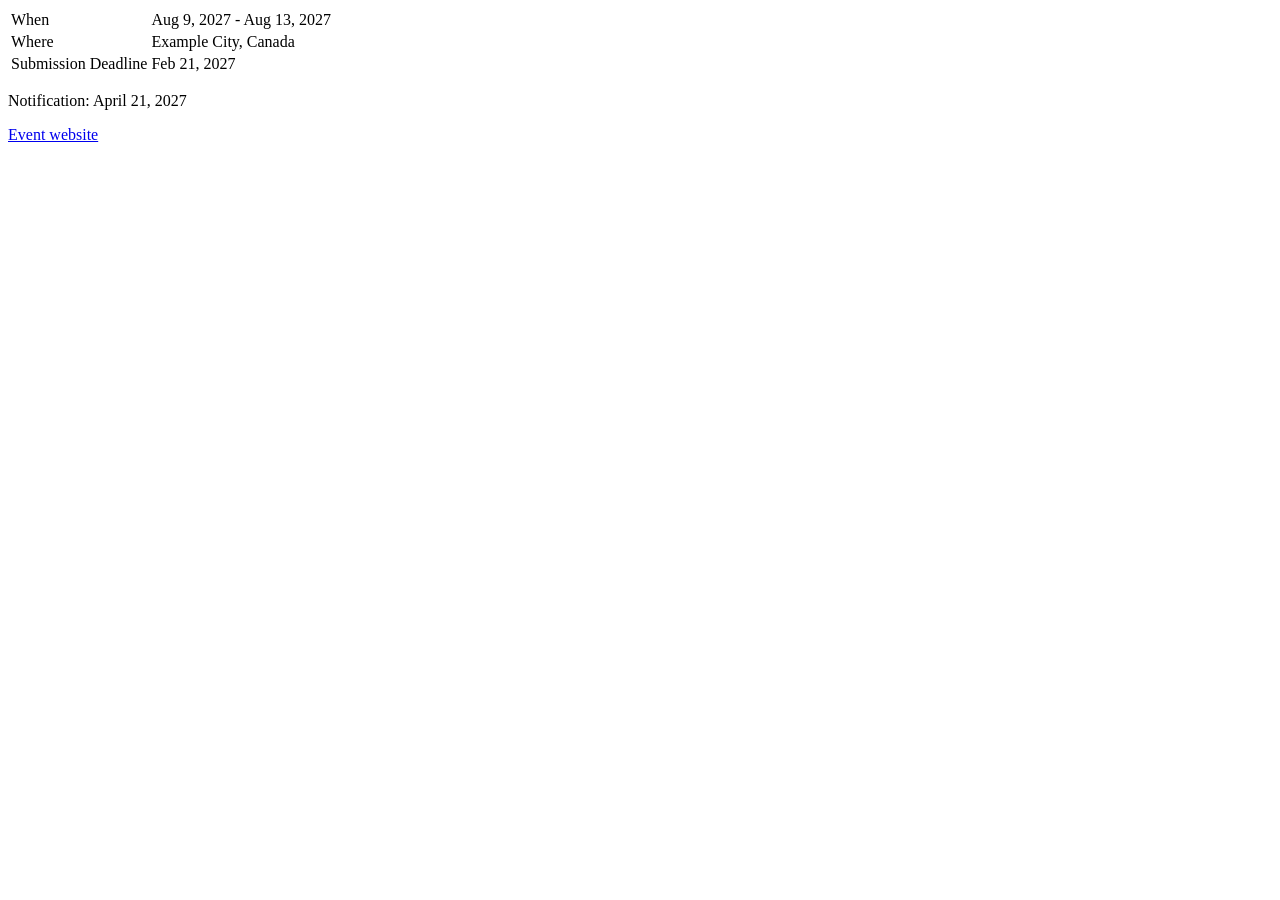
<file: tests/fixtures/wikicfp_event.html>
<html><head><title>WADS 2027 : Algorithms and Data Structures Symposium</title></head>
<body>
<table>
<tr><td>When</td><td>Aug 9, 2027 - Aug 13, 2027</td></tr>
<tr><td>Where</td><td>Example City, Canada</td></tr>
<tr><td>Submission Deadline</td><td>Feb 21, 2027</td></tr>
</table>
<p>Notification: April 21, 2027</p>
<a href="https://www.wads.org/wads2027/">Event website</a>
</body></html>
</file>
<file: styles.css>
:root {
  color-scheme: light;
  --bg: #f4f6f8;
  --surface: #ffffff;
  --surface-muted: #f8fafb;
  --text: #16212f;
  --muted: #667386;
  --line: #dfe5eb;
  --line-strong: #c8d1da;
  --navy: #172c45;
  --navy-2: #29496b;
  --accent: #ef6a4b;
  --accent-soft: #fff0eb;
  --teal: #2f9b8f;
  --teal-soft: #dff5f1;
  --gold: #e0a82e;
  --review: #6f86a1;
  --review-soft: #dbe4ee;
  --today: #e54949;
  --shadow: 0 16px 45px rgba(28, 45, 63, 0.09);
  --label-width: 258px;
  --row-label-bg: rgba(255, 255, 255, 0.96);
  --header-height: 76px;
}

:root[data-theme="dark"] {
  color-scheme: dark;
  --bg: #0e141c;
  --surface: #151e29;
  --surface-muted: #111923;
  --text: #edf2f7;
  --muted: #9ba9b9;
  --line: #2b3745;
  --line-strong: #3d4a59;
  --navy: #d9e8f6;
  --navy-2: #a8c0d8;
  --accent: #ff8063;
  --accent-soft: #41241f;
  --teal: #54c4b7;
  --teal-soft: #173a38;
  --gold: #f2be4d;
  --review: #90a8c3;
  --review-soft: #27394b;
  --today: #ff6767;
  --shadow: 0 16px 45px rgba(0, 0, 0, 0.25);
  --row-label-bg: rgba(21, 30, 41, 0.96);
}

* { box-sizing: border-box; }
html { scroll-behavior: smooth; }
body {
  margin: 0;
  min-width: 320px;
  background:
    radial-gradient(circle at 8% -10%, rgba(239, 106, 75, 0.12), transparent 28rem),
    var(--bg);
  color: var(--text);
  font-family: Inter, ui-sans-serif, -apple-system, BlinkMacSystemFont, "Segoe UI", "Noto Sans KR", sans-serif;
  line-height: 1.5;
}
button, input, select { font: inherit; }
button, select { cursor: pointer; }
a { color: inherit; }
code { font-family: "SFMono-Regular", Consolas, monospace; font-size: 0.92em; }

.sr-only {
  position: absolute !important;
  width: 1px !important;
  height: 1px !important;
  padding: 0 !important;
  margin: -1px !important;
  overflow: hidden !important;
  clip: rect(0, 0, 0, 0) !important;
  white-space: nowrap !important;
  border: 0 !important;
}

.app-shell { width: min(1600px, 100%); margin: 0 auto; padding: 34px 34px 24px; }
.topbar { display: flex; align-items: flex-start; justify-content: space-between; gap: 24px; margin-bottom: 26px; }
.eyebrow, .section-kicker { margin: 0 0 6px; color: var(--accent); font-size: 0.72rem; font-weight: 850; letter-spacing: 0.16em; }
.title-line { display: flex; align-items: center; flex-wrap: wrap; gap: 12px; }
h1 { margin: 0; color: var(--navy); font-size: clamp(2rem, 4vw, 3.4rem); line-height: 1.03; letter-spacing: -0.055em; }
.subtitle { margin: 10px 0 0; color: var(--muted); font-size: 0.98rem; }
.count-badge { display: inline-flex; align-items: center; min-height: 28px; padding: 4px 10px; border: 1px solid var(--line); border-radius: 999px; background: var(--surface); color: var(--muted); font-size: 0.76rem; font-weight: 750; }
.header-actions { display: flex; gap: 8px; padding-top: 4px; }
.button, .icon-button { border: 1px solid var(--line); border-radius: 12px; background: var(--surface); color: var(--text); transition: transform 140ms ease, border-color 140ms ease, background 140ms ease; }
.button:hover, .icon-button:hover { transform: translateY(-1px); border-color: var(--line-strong); }
.button { display: inline-flex; align-items: center; gap: 8px; padding: 10px 15px; font-size: 0.86rem; font-weight: 780; }
.button-primary { border-color: var(--navy); background: var(--navy); color: var(--surface); }
:root[data-theme="dark"] .button-primary { color: #13202d; }
.button-icon { font-size: 1.1em; }
.icon-button { width: 42px; height: 42px; font-size: 1.15rem; }

.control-panel {
  display: grid;
  grid-template-columns: minmax(240px, 1.2fr) auto auto auto;
  align-items: center;
  gap: 12px;
  padding: 14px;
  border: 1px solid var(--line);
  border-radius: 18px;
  background: var(--surface);
  box-shadow: var(--shadow);
}
.search-wrap { position: relative; display: flex; align-items: center; min-width: 0; }
.search-wrap input { width: 100%; height: 44px; padding: 0 42px 0 39px; border: 1px solid var(--line); border-radius: 12px; outline: none; background: var(--surface-muted); color: var(--text); transition: border-color 140ms ease, box-shadow 140ms ease; }
.search-wrap input:focus { border-color: var(--accent); box-shadow: 0 0 0 3px rgba(239, 106, 75, 0.14); }
.search-icon { position: absolute; left: 13px; color: var(--muted); font-size: 1.25rem; transform: rotate(-18deg); pointer-events: none; }
kbd { position: absolute; right: 11px; display: inline-grid; place-items: center; width: 23px; height: 23px; border: 1px solid var(--line-strong); border-radius: 6px; background: var(--surface); color: var(--muted); font-size: 0.72rem; box-shadow: 0 1px 0 var(--line-strong); }
.select-wrap { display: flex; align-items: center; gap: 8px; color: var(--muted); font-size: 0.83rem; font-weight: 720; }
.select-wrap select { height: 42px; padding: 0 33px 0 12px; border: 1px solid var(--line); border-radius: 10px; background: var(--surface-muted); color: var(--text); }
.toggle-control { display: flex; align-items: center; gap: 9px; white-space: nowrap; color: var(--muted); font-size: 0.84rem; font-weight: 700; cursor: pointer; }
.toggle-control input { position: absolute; opacity: 0; pointer-events: none; }
.toggle-track { position: relative; width: 38px; height: 22px; border-radius: 999px; background: var(--line-strong); transition: background 160ms ease; }
.toggle-track span { position: absolute; top: 3px; left: 3px; width: 16px; height: 16px; border-radius: 50%; background: #fff; box-shadow: 0 1px 3px rgba(0,0,0,.2); transition: transform 160ms ease; }
.toggle-control input:checked + .toggle-track { background: var(--accent); }
.toggle-control input:checked + .toggle-track span { transform: translateX(16px); }
.toggle-control input:focus-visible + .toggle-track { outline: 3px solid rgba(239, 106, 75, 0.18); outline-offset: 2px; }
.zoom-control { display: inline-flex; align-items: center; height: 42px; border: 1px solid var(--line); border-radius: 10px; overflow: hidden; background: var(--surface-muted); }
.zoom-control button { width: 36px; height: 100%; border: 0; background: transparent; color: var(--text); font-size: 1.1rem; }
.zoom-control button:hover { background: var(--line); }
.zoom-control output { min-width: 54px; text-align: center; color: var(--muted); font-size: 0.76rem; font-weight: 780; }

.summary-grid { display: grid; grid-template-columns: 1.55fr repeat(3, 1fr); gap: 12px; margin: 16px 0; }
.summary-card { position: relative; min-height: 92px; padding: 16px 18px; border: 1px solid var(--line); border-radius: 16px; background: var(--surface); color: var(--text); overflow: hidden; text-align: left; }
.summary-card-accent::after { content: ""; position: absolute; right: -22px; bottom: -36px; width: 110px; height: 110px; border-radius: 50%; background: var(--accent-soft); }
.summary-card strong { position: relative; z-index: 1; display: block; margin-top: 5px; color: var(--navy); font-size: 1.2rem; letter-spacing: -0.03em; white-space: nowrap; overflow: hidden; text-overflow: ellipsis; }
.summary-card > span:last-child { position: relative; z-index: 1; display: block; margin-top: 2px; color: var(--muted); font-size: 0.78rem; }
.summary-card-button { width: 100%; appearance: none; transition: border-color 150ms ease, box-shadow 150ms ease, transform 150ms ease, background 150ms ease; }
.summary-card-button:hover { transform: translateY(-1px); border-color: color-mix(in srgb, var(--accent) 52%, var(--line)); box-shadow: 0 9px 24px rgba(28, 45, 63, 0.08); }
.summary-card-button:focus-visible { outline: 3px solid var(--accent-soft); outline-offset: 2px; }
.summary-card-button.active { border-color: var(--accent); background: color-mix(in srgb, var(--accent-soft) 65%, var(--surface)); box-shadow: 0 0 0 2px color-mix(in srgb, var(--accent) 16%, transparent); }
.summary-card-button.active::after { content: "FILTER ON"; position: absolute; top: 11px; right: 12px; padding: 2px 6px; border-radius: 999px; background: var(--accent); color: #fff; font-size: .52rem; font-weight: 900; letter-spacing: .06em; }
.summary-label { color: var(--muted); font-size: 0.72rem; font-weight: 760; letter-spacing: 0.04em; text-transform: uppercase; }

.timeline-card { border: 1px solid var(--line); border-radius: 20px; background: var(--surface); box-shadow: var(--shadow); overflow: hidden; }
.timeline-card-header { display: flex; align-items: flex-end; justify-content: space-between; gap: 24px; padding: 20px 22px 15px; border-bottom: 1px solid var(--line); }
.timeline-card-header h2 { margin: 0; color: var(--navy); font-size: 1.25rem; letter-spacing: -0.025em; }
.legend { display: flex; align-items: center; justify-content: flex-end; flex-wrap: wrap; gap: 7px 14px; color: var(--muted); font-size: 0.7rem; }
.legend > span { display: inline-flex; align-items: center; gap: 6px; white-space: nowrap; }
.legend-swatch { display: inline-block; width: 24px; height: 7px; border-radius: 999px; }
.legend-swatch.conference { background: var(--accent); }
.legend-swatch.review { background: var(--review); }
.legend-swatch.presub { height: 3px; border-top: 2px dashed var(--gold); border-radius: 0; }
.legend-swatch.estimated { border: 1px solid var(--line-strong); background: repeating-linear-gradient(135deg, transparent 0 4px, var(--line-strong) 4px 6px); }
.legend-marker { display: inline-block; width: 9px; height: 9px; background: var(--navy-2); }
.legend-marker.diamond { transform: rotate(45deg); }
.legend-marker.square { border: 2px solid var(--navy-2); background: var(--surface); }
.timeline-status { min-height: 0; padding: 0 22px; color: var(--muted); font-size: 0.82rem; }
.timeline-status:not(:empty) { padding-top: 12px; padding-bottom: 2px; }
.timeline-scroll {
  position: relative;
  max-height: min(69vh, 870px);
  overflow: auto;
  overscroll-behavior: contain;
  scrollbar-color: var(--line-strong) transparent;
}
.timeline-scroll:focus-visible { outline: 3px solid rgba(239, 106, 75, 0.2); outline-offset: -3px; }
.timeline-table { position: relative; min-width: 100%; width: max-content; }
.timeline-header, .conference-row { display: grid; grid-template-columns: var(--label-width) var(--timeline-width); min-width: calc(var(--label-width) + var(--timeline-width)); }
.timeline-header { position: sticky; top: 0; z-index: 20; height: var(--header-height); border-bottom: 1px solid var(--line-strong); background: var(--surface); }
.timeline-corner { position: sticky; left: 0; z-index: 23; display: flex; align-items: flex-end; padding: 0 16px 13px 20px; border-right: 1px solid var(--line-strong); background: var(--row-label-bg); color: var(--muted); font-size: 0.72rem; font-weight: 760; letter-spacing: .08em; text-transform: uppercase; backdrop-filter: blur(10px); }
.date-header { position: relative; height: var(--header-height); background: var(--surface-muted); overflow: hidden; }
.year-cell, .month-cell { position: absolute; display: flex; align-items: center; border-right: 1px solid var(--line); overflow: hidden; white-space: nowrap; }
.year-cell { top: 0; height: 29px; padding-left: 10px; border-bottom: 1px solid var(--line); color: var(--navy); font-size: 0.76rem; font-weight: 850; }
.month-cell { top: 29px; height: 47px; padding-left: 9px; color: var(--muted); font-size: 0.69rem; font-weight: 720; }
.month-cell.current-month { background: var(--accent-soft); color: var(--accent); }
.conference-row { position: relative; border-bottom: 1px solid var(--line); background: var(--surface); transition: background 140ms ease; }
.conference-row:hover { background: var(--surface-muted); }
.conference-row:last-child { border-bottom: 0; }
.conference-label { position: sticky; left: 0; z-index: 12; display: flex; align-items: center; justify-content: space-between; gap: 14px; padding: 12px 15px 12px 20px; border-right: 1px solid var(--line-strong); background: var(--row-label-bg); cursor: pointer; backdrop-filter: blur(10px); }
.conference-label:hover .acronym { color: var(--accent); }
.conference-label-main { min-width: 0; }
.acronym { display: flex; align-items: center; gap: 7px; color: var(--navy); font-size: 0.99rem; font-weight: 900; letter-spacing: .015em; transition: color 140ms ease; }
.acronym .status-dot { width: 7px; height: 7px; border-radius: 50%; background: var(--teal); box-shadow: 0 0 0 3px var(--teal-soft); }
.full-name { display: -webkit-box; margin-top: 4px; color: var(--muted); font-size: 0.7rem; line-height: 1.35; -webkit-line-clamp: 2; -webkit-box-orient: vertical; overflow: hidden; }
.next-chip { flex: 0 0 auto; padding: 4px 7px; border-radius: 7px; background: var(--surface-muted); color: var(--muted); font-size: 0.62rem; font-weight: 780; text-align: right; }
.timeline-lane { position: relative; overflow: hidden; }
.timeline-lane::before { content: ""; position: absolute; inset: 0; background-image: repeating-linear-gradient(to right, var(--line) 0 1px, transparent 1px 100%); background-size: var(--month-grid-width, 62px) 100%; opacity: .55; pointer-events: none; }
.edition-line { position: absolute; left: 0; width: 100%; border-top: 1px dashed color-mix(in srgb, var(--line) 70%, transparent); }
.timeline-item { position: absolute; z-index: 3; cursor: pointer; transition: filter 120ms ease, transform 120ms ease; }
.timeline-item:hover { filter: brightness(1.06); transform: translateY(-1px); z-index: 8; }
.range-bar { height: 11px; min-width: 4px; border-radius: 999px; }
.range-bar.review { background: var(--review); box-shadow: 0 0 0 1px color-mix(in srgb, var(--review) 78%, var(--surface)); }
.range-bar.conference { height: 15px; border-radius: 5px; background: var(--accent); box-shadow: 0 0 0 1px color-mix(in srgb, var(--accent) 76%, var(--surface)); }
.range-bar.presub { height: 0; border-top: 3px dashed var(--gold); border-radius: 0; }
.timeline-item.estimated { background-image: repeating-linear-gradient(135deg, rgba(255,255,255,.1) 0 4px, rgba(255,255,255,.42) 4px 6px); }
:root[data-theme="dark"] .timeline-item.estimated { background-image: repeating-linear-gradient(135deg, rgba(0,0,0,.08) 0 4px, rgba(255,255,255,.17) 4px 6px); }
.marker { width: 11px; height: 11px; margin-left: -5px; background: var(--navy-2); }
.marker.submission { transform: rotate(45deg); border-radius: 1px; }
.marker.camera { border: 2px solid var(--navy-2); background: var(--surface); border-radius: 1px; }
.marker.abstract { width: 8px; height: 8px; margin-left: -4px; border-radius: 50%; background: var(--gold); }
.marker.notification { width: 8px; height: 8px; margin-left: -4px; border: 2px solid var(--review); border-radius: 50%; background: var(--surface); }
.track-label { position: absolute; z-index: 5; max-width: 135px; overflow: hidden; white-space: nowrap; text-overflow: ellipsis; color: var(--text); font-size: 0.62rem; font-weight: 800; pointer-events: none; }
.track-year { opacity: .7; font-weight: 700; }
.today-line { position: absolute; top: 0; bottom: 0; z-index: 10; width: 2px; background: var(--today); pointer-events: none; }
.today-line::before { content: "TODAY"; position: sticky; top: 4px; display: inline-block; transform: translateX(-50%); padding: 2px 5px; border-radius: 5px; background: var(--today); color: white; font-size: 0.56rem; font-weight: 850; letter-spacing: .05em; }
.no-results { display: grid; place-items: center; min-height: 260px; padding: 30px; color: var(--muted); text-align: center; }
.no-results strong { display: block; margin-bottom: 5px; color: var(--text); }

.data-note { margin: 13px 4px 0; color: var(--muted); font-size: 0.75rem; }
footer { display: flex; justify-content: center; gap: 8px; margin-top: 22px; color: var(--muted); font-size: 0.72rem; }

.detail-dialog { width: min(720px, calc(100vw - 28px)); max-height: calc(100vh - 40px); padding: 0; border: 1px solid var(--line); border-radius: 20px; background: var(--surface); color: var(--text); box-shadow: 0 30px 90px rgba(0,0,0,.24); }
.detail-dialog::backdrop { background: rgba(10, 19, 29, 0.55); backdrop-filter: blur(3px); }
.dialog-inner { position: relative; padding: 25px; }
.dialog-close { position: sticky; top: 0; float: right; z-index: 2; width: 36px; height: 36px; border: 1px solid var(--line); border-radius: 10px; background: var(--surface-muted); color: var(--muted); font-size: 1.25rem; line-height: 1; }
.dialog-header { padding-right: 50px; }
.dialog-header .dialog-acronym { margin: 0; color: var(--accent); font-size: 0.74rem; font-weight: 850; letter-spacing: .14em; }
.dialog-header h3 { margin: 5px 0 5px; color: var(--navy); font-size: 1.55rem; line-height: 1.2; letter-spacing: -.035em; }
.dialog-header p { margin: 0; color: var(--muted); font-size: .84rem; }
.dialog-actions { display: flex; flex-wrap: wrap; gap: 8px; margin-top: 16px; }
.dialog-actions a, .dialog-actions button { display: inline-flex; align-items: center; gap: 6px; min-height: 36px; padding: 7px 11px; border: 1px solid var(--line); border-radius: 9px; background: var(--surface-muted); color: var(--text); text-decoration: none; font-size: .75rem; font-weight: 760; }
.edition-cards { display: grid; gap: 12px; margin-top: 22px; }
.edition-card { padding: 16px; border: 1px solid var(--line); border-radius: 14px; background: var(--surface-muted); }
.edition-card-head { display: flex; align-items: center; justify-content: space-between; gap: 12px; margin-bottom: 12px; }
.edition-card-head strong { color: var(--navy); }
.edition-location { display: flex; align-items: flex-start; gap: 8px; margin: -2px 0 12px; padding: 9px 10px; border: 1px solid var(--line); border-radius: 9px; background: var(--surface); color: var(--text); font-size: .77rem; font-weight: 700; }
.edition-location .location-icon { flex: 0 0 auto; color: var(--accent); font-size: .9rem; line-height: 1.25; }
.edition-location.pending { color: var(--muted); font-weight: 650; }
.estimate-badge { padding: 3px 7px; border: 1px solid var(--gold); border-radius: 999px; color: var(--gold); font-size: .62rem; font-weight: 850; }
.date-list { display: grid; grid-template-columns: repeat(2, minmax(0, 1fr)); gap: 8px; margin: 0; }
.date-list div { min-width: 0; padding: 9px 10px; border-radius: 9px; background: var(--surface); }
.date-list dt { color: var(--muted); font-size: .65rem; font-weight: 760; }
.date-list dd { margin: 3px 0 0; font-size: .79rem; font-weight: 720; }
.date-list .estimated-date dd::after { content: "  추정"; color: var(--gold); font-size: .62rem; }
.edition-footer { display: flex; justify-content: flex-end; gap: 7px; margin-top: 12px; }
.edition-footer a, .edition-footer button { padding: 6px 9px; border: 1px solid var(--line); border-radius: 8px; background: var(--surface); color: var(--muted); text-decoration: none; font-size: .69rem; font-weight: 740; }

.tooltip { position: fixed; z-index: 1000; max-width: 270px; padding: 9px 11px; border-radius: 9px; background: #101923; color: white; box-shadow: 0 8px 25px rgba(0,0,0,.22); font-size: .72rem; line-height: 1.4; pointer-events: none; transform: translate(12px, 12px); }
.tooltip strong { display: block; margin-bottom: 2px; }
.tooltip small { display: block; margin-top: 3px; color: #bdc8d3; }
.toast { position: fixed; right: 20px; bottom: 20px; z-index: 1100; transform: translateY(18px); opacity: 0; padding: 10px 13px; border-radius: 10px; background: #101923; color: white; font-size: .78rem; font-weight: 730; box-shadow: 0 10px 28px rgba(0,0,0,.25); pointer-events: none; transition: opacity 180ms ease, transform 180ms ease; }
.toast.show { transform: translateY(0); opacity: 1; }

@media (max-width: 1000px) {
  .control-panel { grid-template-columns: 1fr 1fr; }
  .search-wrap { grid-column: 1 / -1; }
  .summary-grid { grid-template-columns: 1fr 1fr; }
  .timeline-card-header { align-items: flex-start; flex-direction: column; }
  .legend { justify-content: flex-start; }
}

@media (max-width: 680px) {
  :root { --label-width: 190px; }
  .app-shell { padding: 22px 14px 18px; }
  .topbar { align-items: stretch; flex-direction: column; }
  .header-actions { justify-content: flex-end; }
  .control-panel { grid-template-columns: 1fr; }
  .search-wrap { grid-column: auto; }
  .select-wrap { justify-content: space-between; }
  .select-wrap select { flex: 1; }
  .toggle-control { min-height: 40px; }
  .zoom-control { justify-content: space-between; }
  .zoom-control output { flex: 1; }
  .summary-grid { grid-template-columns: 1fr 1fr; }
  .summary-card { min-height: 86px; padding: 13px; }
  .summary-card strong { font-size: 1rem; }
  .timeline-card-header { padding: 18px 16px 13px; }
  .conference-label { padding-left: 13px; }
  .full-name { font-size: .64rem; }
  .next-chip { display: none; }
  .date-list { grid-template-columns: 1fr; }
  footer { flex-wrap: wrap; }
}

@media (max-width: 430px) {
  .summary-grid { grid-template-columns: 1fr; }
  .button-primary { flex: 1; justify-content: center; }
}

@media (prefers-reduced-motion: reduce) {
  *, *::before, *::after { scroll-behavior: auto !important; transition: none !important; }
}
</file>
